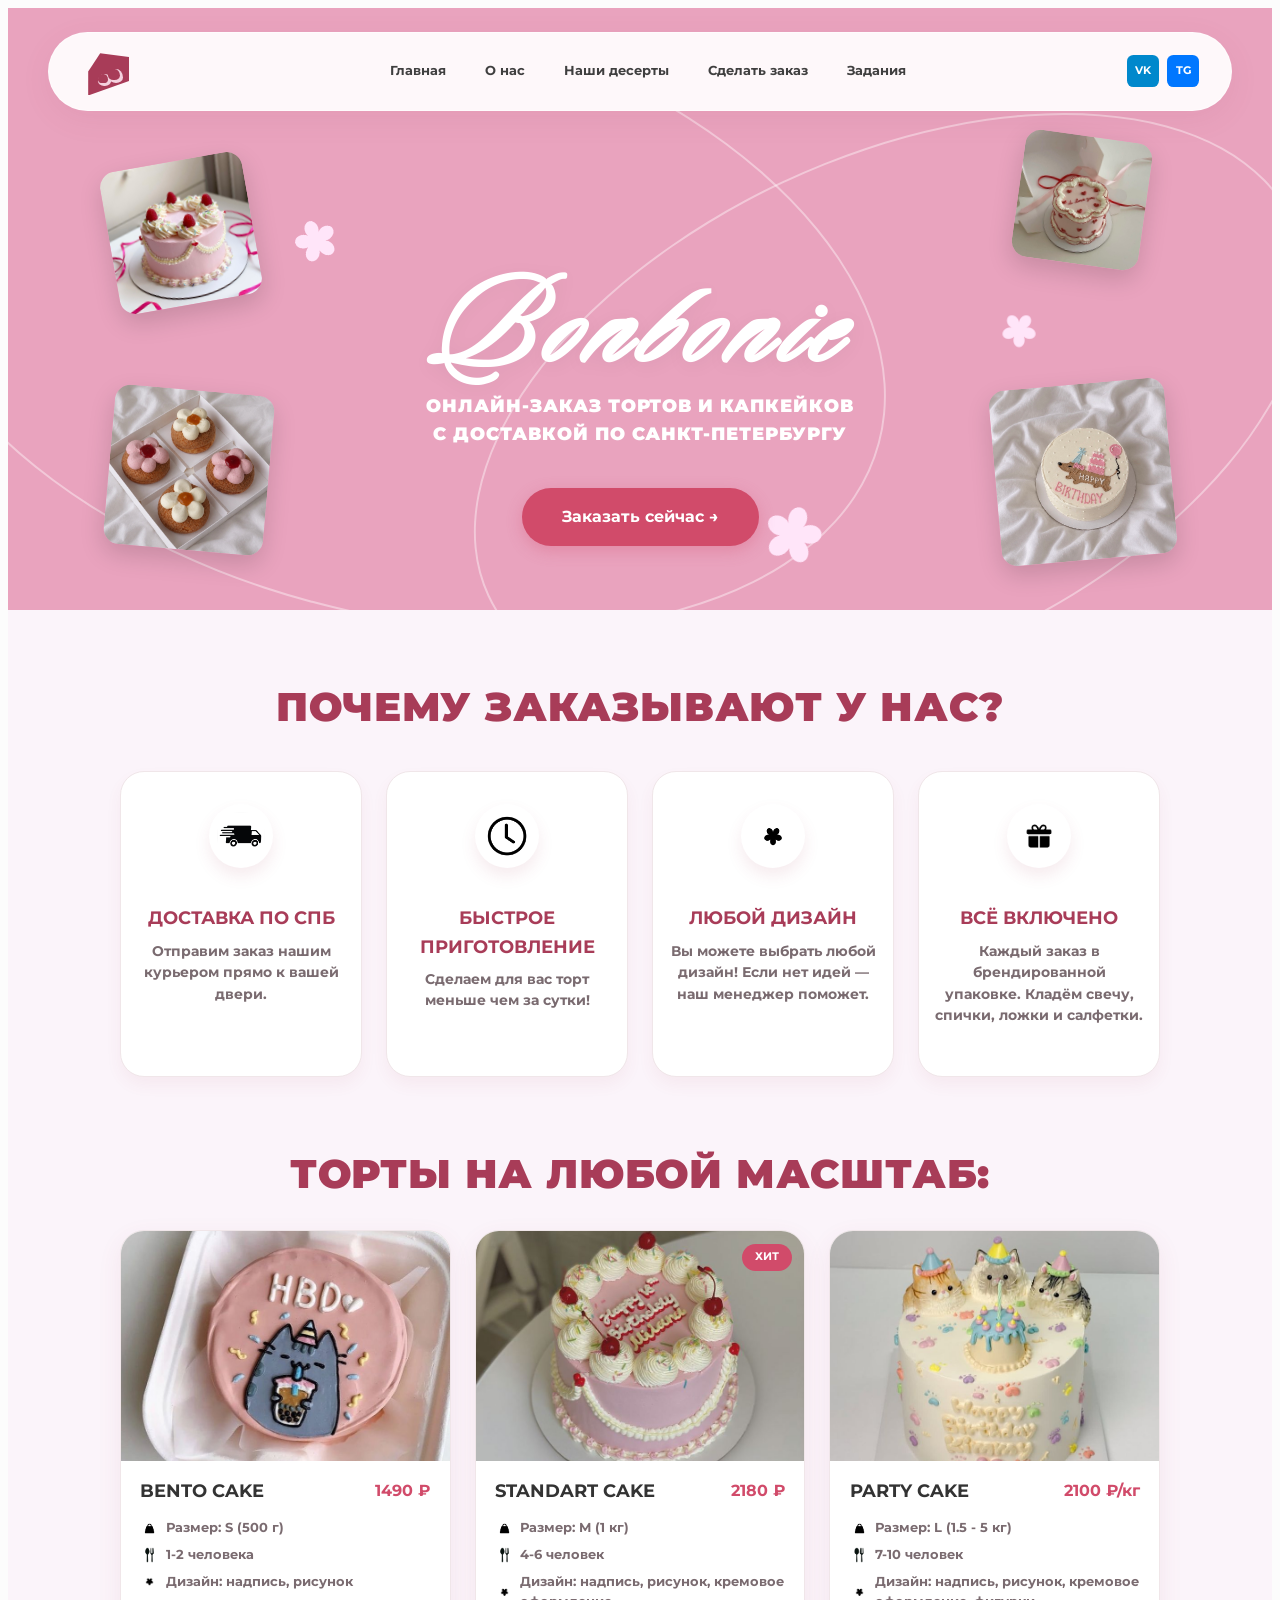
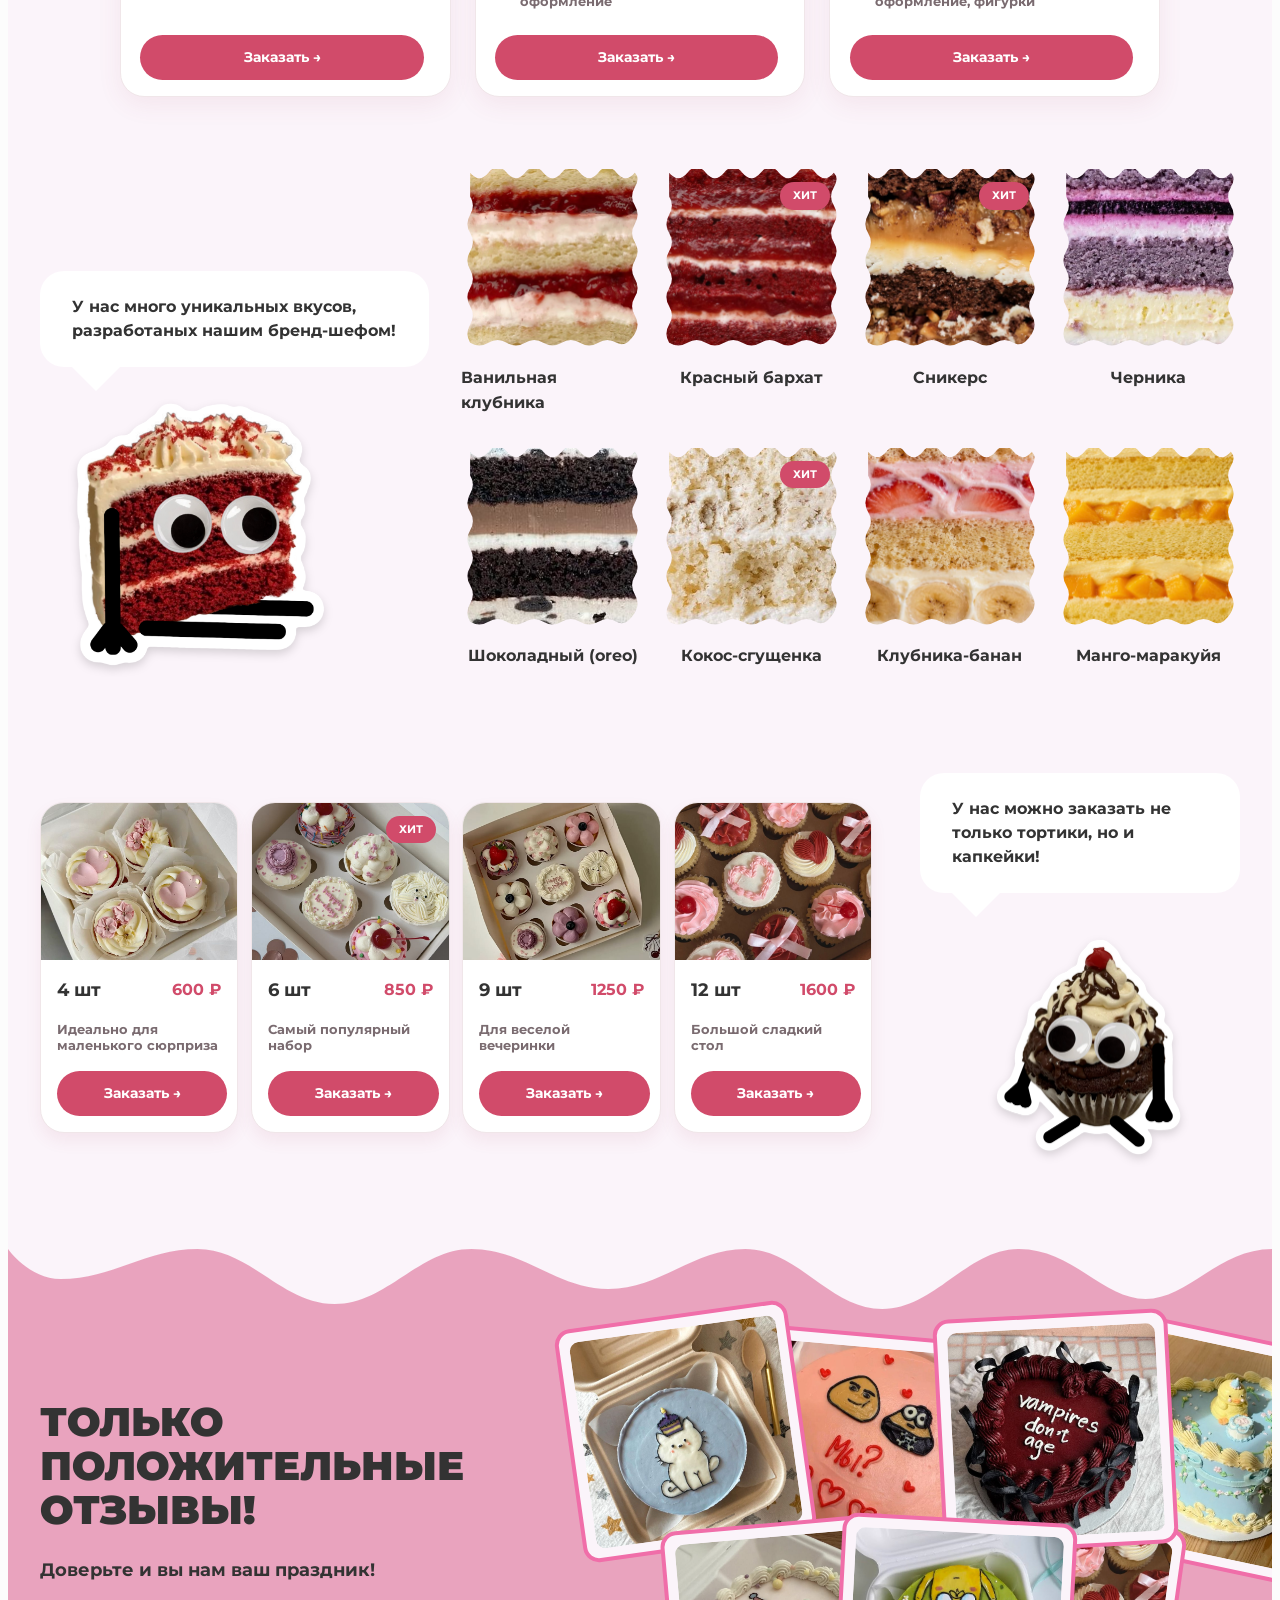
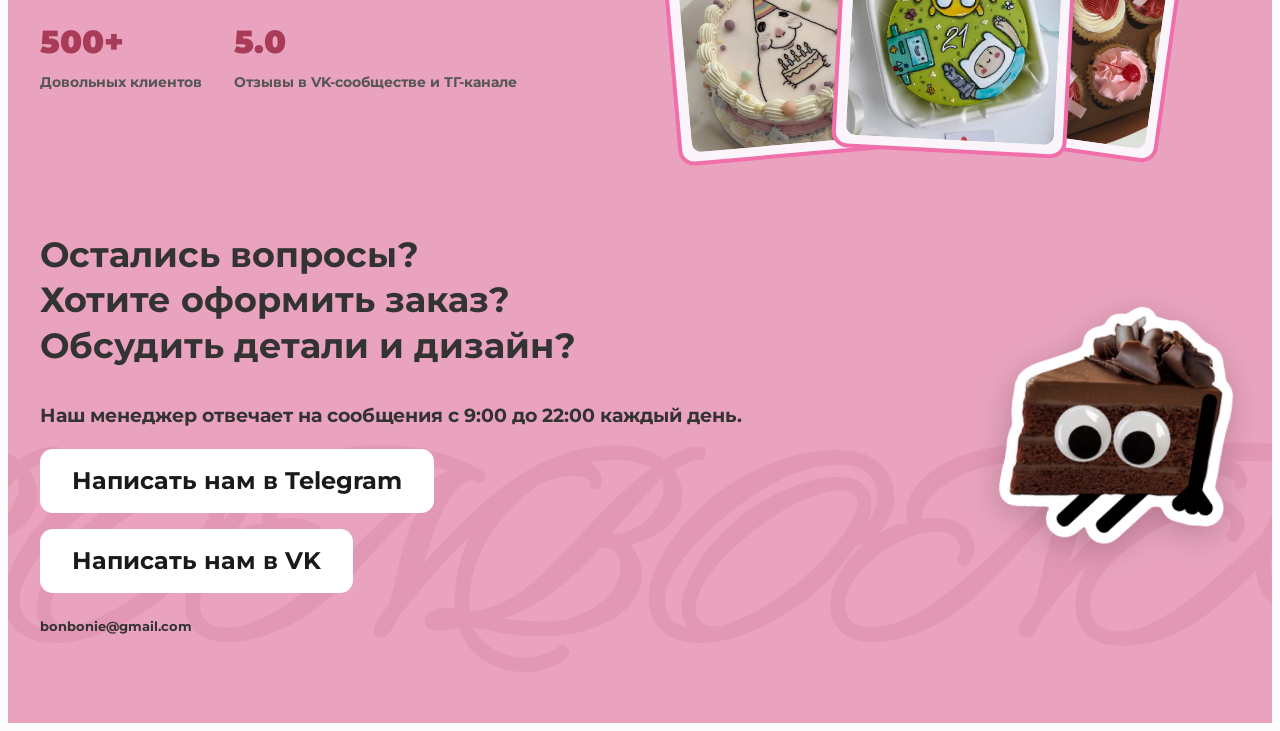
<file: index.html>
<!DOCTYPE html>
<html>

<head>
    <meta charset="utf-8">
    <title>Bonbonie — Онлайн-кондитерская</title>

    <link rel="stylesheet" href="css/style.css">
    <link rel="stylesheet" href="css/home.css">
    <meta name="viewport" content="width=device-width, initial-scale=1.0">
</head>

<body>
    <div class="page">
        <div id="header"></div>

        <!-- блок приветсвие -->
        <section class="hero">

            <div class="line line-1"></div>
            <div class="line line-2"></div>
            <img src="img/flower.png" class="img-flower flower-1">
            <img src="img/flower.png" class="img-flower flower-2">
            <img src="img/flower.png" class="img-flower flower-3">

            <img class="floating-cake cake-1" src="img/tort1.jpeg">
            <img class="floating-cake cake-2" src="img/tort2.jpg">
            <img class="floating-cake cake-3" src="img/piroznoe1.jpg">
            <img class="floating-cake cake-4" src="img/tort3.jpg">

            <div class="hero-content">
                <h1 class="hero-title">Bonbonie</h1>
                <h2 class="hero-subtitle">Онлайн-заказ тортов и капкейков<br>с доставкой по Санкт-Петербургу</h2>
                <a href="order.html" class="btn-hero">Заказать сейчас →</a>
            </div>
        </section>

         <!-- блок о преимуществах -->
        <section class="benefits-section">
            <h2 class="section-title">Почему заказывают у нас?</h2>
            
            <div class="benefits-grid">
                <div class="benefit-card">
                    <img src="img/dost.jpeg" class="benefit-icon">
                    <h3 class="benefit-title">Доставка по СПб</h3>
                    <p class="benefit-text">Отправим заказ нашим курьером прямо к вашей двери.</p>
                </div>
                <div class="benefit-card">
                    <img src="img/time.jpeg" class="benefit-icon">
                    <h3 class="benefit-title">Быстрое приготовление</h3>
                    <p class="benefit-text">Сделаем для вас торт меньше чем за сутки!</p>
                </div>
                <div class="benefit-card">
                    <img src="img/flower.png" class="benefit-icon">
                    <h3 class="benefit-title">Любой дизайн</h3>
                    <p class="benefit-text">Вы можете выбрать любой дизайн! Если нет идей — наш менеджер поможет.</p>
                </div>
                <div class="benefit-card">
                    <img src="img/gift.jpeg" class="benefit-icon">
                    <h3 class="benefit-title">Всё включено</h3>
                    <p class="benefit-text">Каждый заказ в брендированной упаковке. Кладём свечу, спички, ложки и салфетки.</p>
                </div>
            </div>
        </section>

        <!-- блок о тортах -->
        <section class="cakes-section">
            <h2 class="section-title">Торты на любой масштаб:</h2>

            <div class="cakes-grid">
                <div class="cake-card">
                    <div class="cake-img-wrap">
                        <img src="img/tort4.jpeg" class="cake-img">
                    </div>
                    <div class="cake-info">
                        <div class="cake-header">
                            <span class="cake-name">Bento Cake</span>
                            <span class="cake-price">1490 ₽</span>
                        </div>
                        <ul class="cake-details">
                            <li><img src="img/ves.png" class="detail-icon"> Размер: S (500 г)</li>
                            <li><img src="img/porzia.png" class="detail-icon"> 1-2 человека</li>
                            <li><img src="img/flower.png" class="detail-icon"> Дизайн: надпись, рисунок</li>
                        </ul>
                        <a href="order.html" class="btn-order">Заказать →</a>
                    </div>
                </div>
                <div class="cake-card">
                    <div class="cake-img-wrap">
                        <img src="img/tort5.jpeg" class="cake-img">
                        <span class="hit-badge">Хит</span>
                    </div>
                    <div class="cake-info">
                        <div class="cake-header">
                            <span class="cake-name">Standart Cake</span>
                            <span class="cake-price">2180 ₽</span>
                        </div>
                        <ul class="cake-details">
                            <li><img src="img/ves.png" class="detail-icon"> Размер: M (1 кг)</li>
                            <li><img src="img/porzia.png" class="detail-icon"> 4-6 человек</li>
                            <li><img src="img/flower.png" class="detail-icon"> Дизайн: надпись, рисунок, кремовое оформление</li>
                        </ul>
                        <a href="order.html" class="btn-order">Заказать →</a>
                    </div>
                </div>
                <div class="cake-card">
                    <div class="cake-img-wrap">
                        <img src="img/tort6.jpeg" class="cake-img">
                    </div>
                    <div class="cake-info">
                        <div class="cake-header">
                            <span class="cake-name">Party Cake</span>
                            <span class="cake-price">2100 ₽/кг</span>
                        </div>
                        <ul class="cake-details">
                            <li><img src="img/ves.png" class="detail-icon"> Размер: L (1.5 - 5 кг)</li>
                            <li><img src="img/porzia.png" class="detail-icon"> 7-10 человек</li>
                            <li><img src="img/flower.png" class="detail-icon">Дизайн: надпись, рисунок, кремовое оформление, фигурки</li>
                        </ul>
                        <a href="order.html" class="btn-order">Заказать →</a>
                    </div>
                </div>
            </div>
        </section>

        <!-- блок о вкусах -->
        <section class="taste-section">
            <div class="taste-container">

                <div class="taste-left">
                    <div class="speech-text">
                        <p>У нас много уникальных вкусов, разработаных нашим бренд-шефом!</p>
                    </div>
                    <img src="img/tortik1.png" class="character-img">
                </div>

                <div class="taste-right">
                    <div class="tastes-grid">
                        <div class="tatse">
                            <div class="taste-img-wrap">
                                <img src="img/razrez1.jpg" class="taste-img">
                            </div>
                            <p class="taste-name">Ванильная клубника</p>
                        </div>

                        <div class="taste">
                            <div class="taste-card">
                                <div class="taste-img-wrap">
                                    <img src="img/razrez2.jpeg" class="taste-img">
                                </div>
                                <span class="hit-badge">Хит</span>
                            </div>
                            <span class="taste-name">Красный бархат</span>
                        </div>

                        <div class="taste">
                            <div class="taste-card">
                                <div class="taste-img-wrap">
                                    <img src="img/razrez3.jpeg" class="taste-img">
                                </div>
                                <span class="hit-badge">Хит</span>
                            </div>
                            <span class="taste-name">Сникерс</span>
                        </div>

                        <div class="taste">
                            <div class="taste-img-wrap">
                                <img src="img/razrez4.jpeg" class="taste-img">
                            </div>
                            <span class="taste-name">Черника</span>
                        </div>

                        <div class="taste">
                            <div class="taste-img-wrap">
                                <img src="img/razrez5.jpeg" class="taste-img">
                            </div>
                            <span class="taste-name">Шоколадный (oreo)</span>
                        </div>

                        <div class="taste">
                            <div class="taste-card">
                                <div class="taste-img-wrap">
                                    <img src="img/razrez6.jpeg" class="taste-img">
                                </div>
                                <span class="hit-badge">Хит</span>
                            </div>
                            <span class="taste-name">Кокос-сгущенка</span>
                        </div>

                        <div class="taste">
                            <div class="taste-img-wrap">
                                <img src="img/razrez7.jpeg" class="taste-img">
                            </div>
                            <span class="taste-name">Клубника-банан</span>
                        </div>

                        <div class="taste">
                            <div class="taste-img-wrap">
                                <img src="img/razrez8.jpeg" class="taste-img">
                            </div>
                            <span class="taste-name">Манго-маракуйя</span>
                        </div>

                    </div>
                </div>
            </div>
        </section>

        <!-- блок о капкейках -->
        <section class="cupcakes-section">
            <div class="cupcakes-container">

                <div class="cupcakes-left">
                    <div class="cupcakes-grid">
                        <div class="cupcake-card">
                            <div class="cupcake-img-wrap">
                                <img src="img/piroznoe1.jpeg" class="cupcake-img">
                            </div>
                            <div class="cupcake-info">
                                <div class="cupcake-header">
                                    <span class="cupcake-name">4 шт</span>
                                    <span class="cupcake-price">600 ₽</span>
                                </div>
                                <p class="cupcake-desc">Идеально для маленького сюрприза</p>
                                <a href="order.html" class="btn-order">Заказать →</a>
                            </div>
                        </div>

                        <div class="cupcake-card">
                            <div class="cupcake-img-wrap">
                                <img src="img/piroznoe2.jpeg" class="cupcake-img">
                                <span class="hit-badge">Хит</span>
                            </div>
                            <div class="cupcake-info">
                                <div class="cupcake-header">
                                    <span class="cupcake-name">6 шт</span>
                                    <span class="cupcake-price">850 ₽</span>
                                </div>
                                <p class="cupcake-desc">Самый популярный набор</p>
                                <a href="order.html" class="btn-order">Заказать →</a>
                            </div>
                        </div>
                        <div class="cupcake-card">
                            <div class="cupcake-img-wrap">
                                <img src="img/piroznoe3.jpeg" class="cupcake-img">
                            </div>
                            <div class="cupcake-info">
                                <div class="cupcake-header">
                                    <span class="cupcake-name">9 шт</span>
                                    <span class="cupcake-price">1250 ₽</span>
                                </div>
                                <p class="cupcake-desc">Для веселой вечеринки</p>
                                <a href="order.html" class="btn-order">Заказать →</a>
                            </div>
                        </div>
                        <div class="cupcake-card">
                            <div class="cupcake-img-wrap">
                                <img src="img/piroznoe2.jpg" class="cupcake-img">
                            </div>
                            <div class="cupcake-info">
                                <div class="cupcake-header">
                                    <span class="cupcake-name">12 шт</span>
                                    <span class="cupcake-price">1600 ₽</span>
                                </div>
                                <p class="cupcake-desc">Большой сладкий стол</p>
                                <a href="order.html" class="btn-order">Заказать →</a>
                            </div>
                        </div>
                    </div>
                </div>

                <div class="cupcakes-right">
                    <div class="speech-text">
                        <p>У нас можно заказать не только тортики, но и капкейки!</p>
                    </div>
                    <img src="img/tortik3.png" class="character-img">
                </div>

            </div>
        </section>

        <!-- блок об отзывах -->
        <section class="reviews-section">
            <div class="cream">
                <svg viewBox="0 0 1200 120" preserveAspectRatio="none">
                    <path d="M0,0 L1200,0 L1200,40 C1150,40 1120,90 1080,90 C1040,90 1010,40 960,40 C910,40 880,100 830,100 C780,100 750,40 700,40 C650,40 620,80 570,80 C520,80 490,40 440,40 C390,40 360,95 310,95 C260,95 230,40 180,40 C130,40 100,70 50,70 C20,70 0,40 0,40 Z" fill="#fbf4fa"></path>
                </svg>
            </div>

            <div class="reviews-container">
                <div class="reviews-text">
                    <h2 class="reviews-title">Только положительные отзывы!</h2>
                    <p class="reviews-desc">Доверьте и вы нам ваш праздник!</p>
                    <div class="reviews-stats">
                        <div class="stat">
                            <span class="stat-number">500+</span>
                            <span class="stat-text">Довольных клиентов</span>
                        </div>
                        <div class="stat">
                            <span class="stat-number">5.0</span>
                            <span class="stat-text">Отзывы в VK-сooбществе и ТГ-канале</span>
                        </div>
                    </div>
                </div>

                <div class="reviews-gallery">
                    <div class="review-item item-1">
                        <img src="img/tort7.jpeg">
                    </div>
                    <div class="review-item item-2">
                        <img src="img/tort8.jpeg">
                    </div>
                    <div class="review-item item-3">
                        <img src="img/tort9.jpeg">
                    </div>
                    <div class="review-item item-4">
                        <img src="img/piroznoe2.jpg">
                    </div>
                    <div class="review-item item-5">
                        <img src="img/tort11.jpeg">
                    </div>
                    <div class="review-item item-6">
                        <img src="img/tort12.jpeg">
                    </div>
                    <div class="review-item item-7">
                        <img src="img/tort10.jpeg">
                    </div>
                </div>
            </div>
        </section>
    </div>

    <div id="footer"></div>

    <script src="js/script.js"></script>
</body>
</html>
</file>
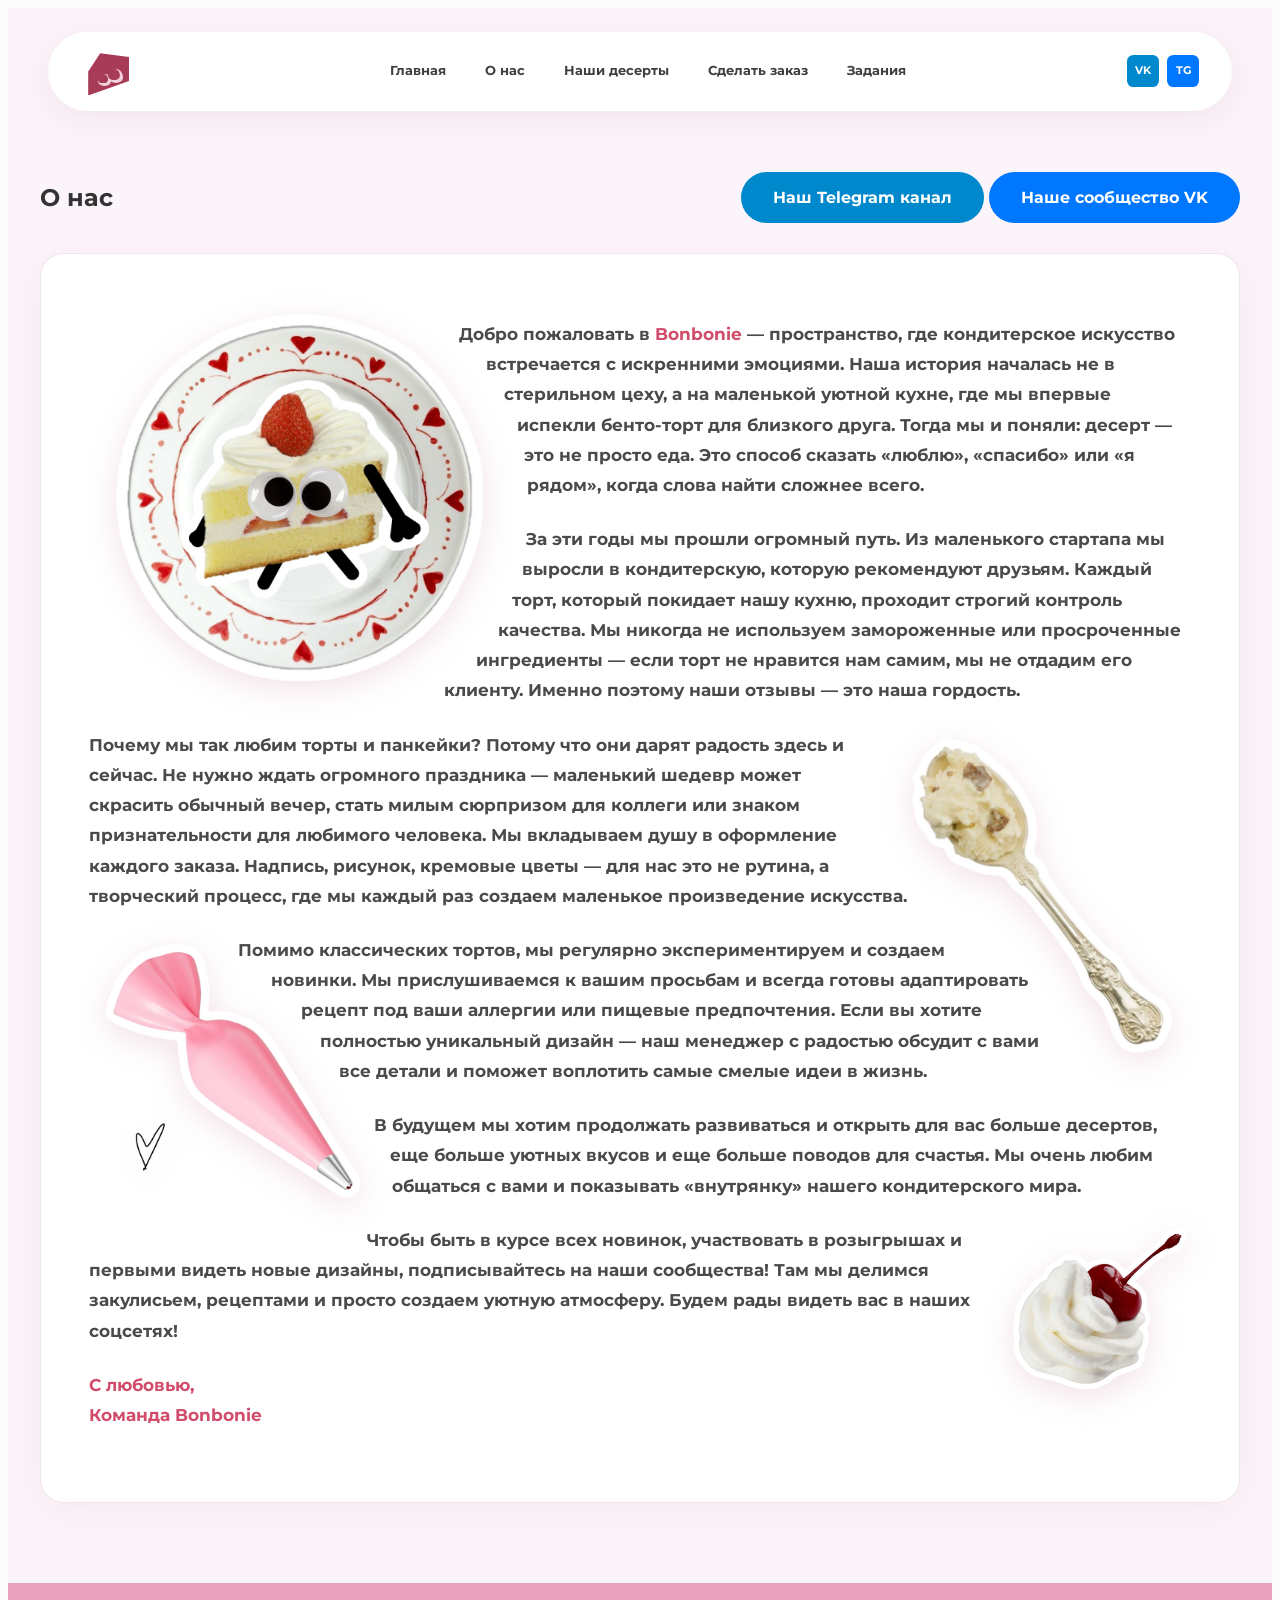
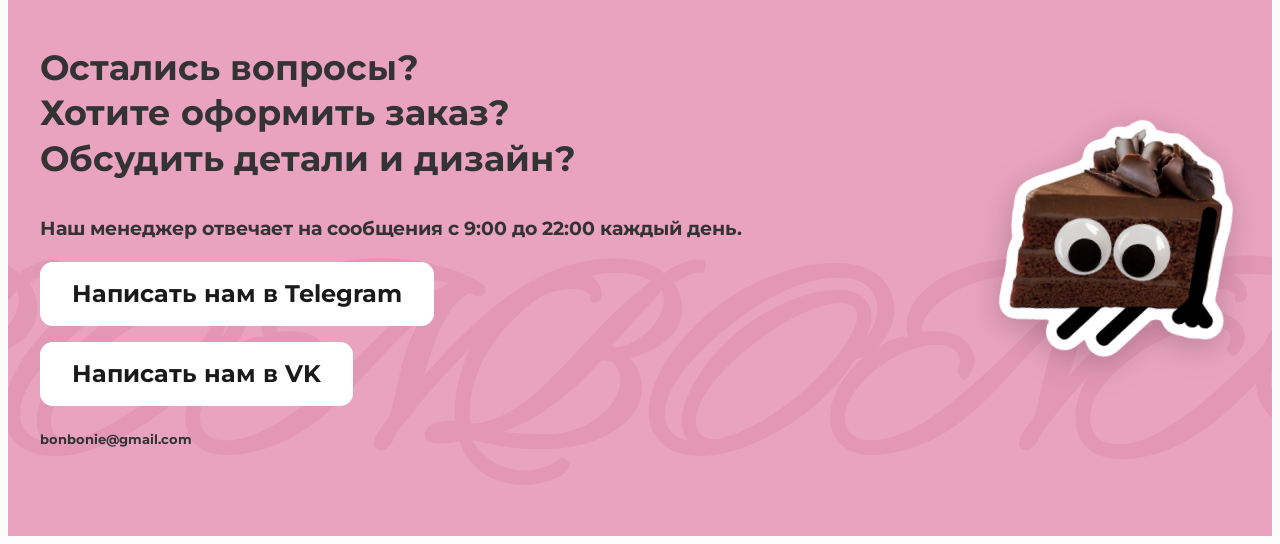
<file: about.html>
<!DOCTYPE html>

<head>
    <meta charset="utf-8">
    <title>О нас — Bonbonie</title>
    <link rel="stylesheet" href="css/style.css">
    <link rel="stylesheet" href="css/about.css"> 
    <meta name="viewport" content="width=device-width, initial-scale=1.0">
</head>

<body>
    <div class="page">
        <div id="header"></div>

        <section class="about-section">
            <div class="about-container">
                 <div class="about-header-row">
                    <h1 class="section-title">О нас</h1>
                    
                    <div class="about-socials">
                        <a href="#" class="social-btn tg">Наш Telegram канал</a>
                        <a href="#" class="social-btn vk">Наше сообщество VK</a>
                    </div>

                <div class="about-content">
                    <img src="img/tortik4.png" class="about-img float-left img-1">

                    <p>Добро пожаловать в <strong>Bonbonie</strong> — пространство, где кондитерское искусство
                        встречается с искренними эмоциями. Наша история началась не в стерильном цеху, а на маленькой
                        уютной кухне, где мы впервые испекли бенто-торт для близкого друга. Тогда мы и поняли: десерт —
                        это не просто еда. Это способ сказать «люблю», «спасибо» или «я рядом», когда слова найти
                        сложнее всего.</p>
                    <p>За эти годы мы прошли огромный путь. Из маленького стартапа мы выросли в кондитерскую, которую
                        рекомендуют друзьям. Каждый торт, который покидает нашу кухню, проходит строгий контроль
                        качества. Мы никогда не используем замороженные или просроченные ингредиенты — если торт не
                        нравится нам самим, мы не отдадим его клиенту. Именно поэтому наши отзывы — это наша гордость.
                    </p>

                    <img src="img/tortik5.png" class="about-img float-right img-2">
       
                    <p>Почему мы так любим торты и панкейки? Потому что они дарят радость здесь и сейчас. Не нужно
                        ждать огромного праздника — маленький шедевр может скрасить обычный вечер, стать милым сюрпризом
                        для коллеги или знаком признательности для любимого человека. Мы вкладываем душу в оформление
                        каждого заказа. Надпись, рисунок, кремовые цветы — для нас это не рутина, а творческий процесс,
                        где мы каждый раз создаем маленькое произведение искусства.</p>


                    <img src="img/tortik7.png" class="about-img float-left img-3">

                    <p>Помимо классических тортов, мы регулярно экспериментируем и создаем новинки. Мы прислушиваемся к вашим
                        просьбам и всегда готовы адаптировать рецепт под ваши аллергии или пищевые предпочтения. Если вы
                        хотите полностью уникальный дизайн — наш менеджер с радостью обсудит с вами все детали и поможет
                        воплотить самые смелые идеи в жизнь.</p>
                    <p>В будущем мы хотим продолжать развиваться и открыть для вас больше десертов, еще больше уютных
                        вкусов и еще больше поводов для счастья. Мы очень любим общаться с вами и показывать «внутрянку»
                        нашего кондитерского мира.</p>

                    <img src="img/tortik6.png" class="about-img float-right img-4">
                    <p>Чтобы быть в курсе всех новинок, участвовать в розыгрышах и первыми видеть новые дизайны, 
                        подписывайтесь на наши сообщества! Там мы делимся закулисьем, рецептами и просто создаем 
                        уютную атмосферу. Будем рады видеть вас в наших соцсетях!</p>

                    <p><strong>С любовью,<br>Команда Bonbonie</strong></p>
                </div>
            </div>
        </section>

        <div id="footer"></div>
    </div>

    <script src="js/script.js"></script>
</body>

</html>
</file>
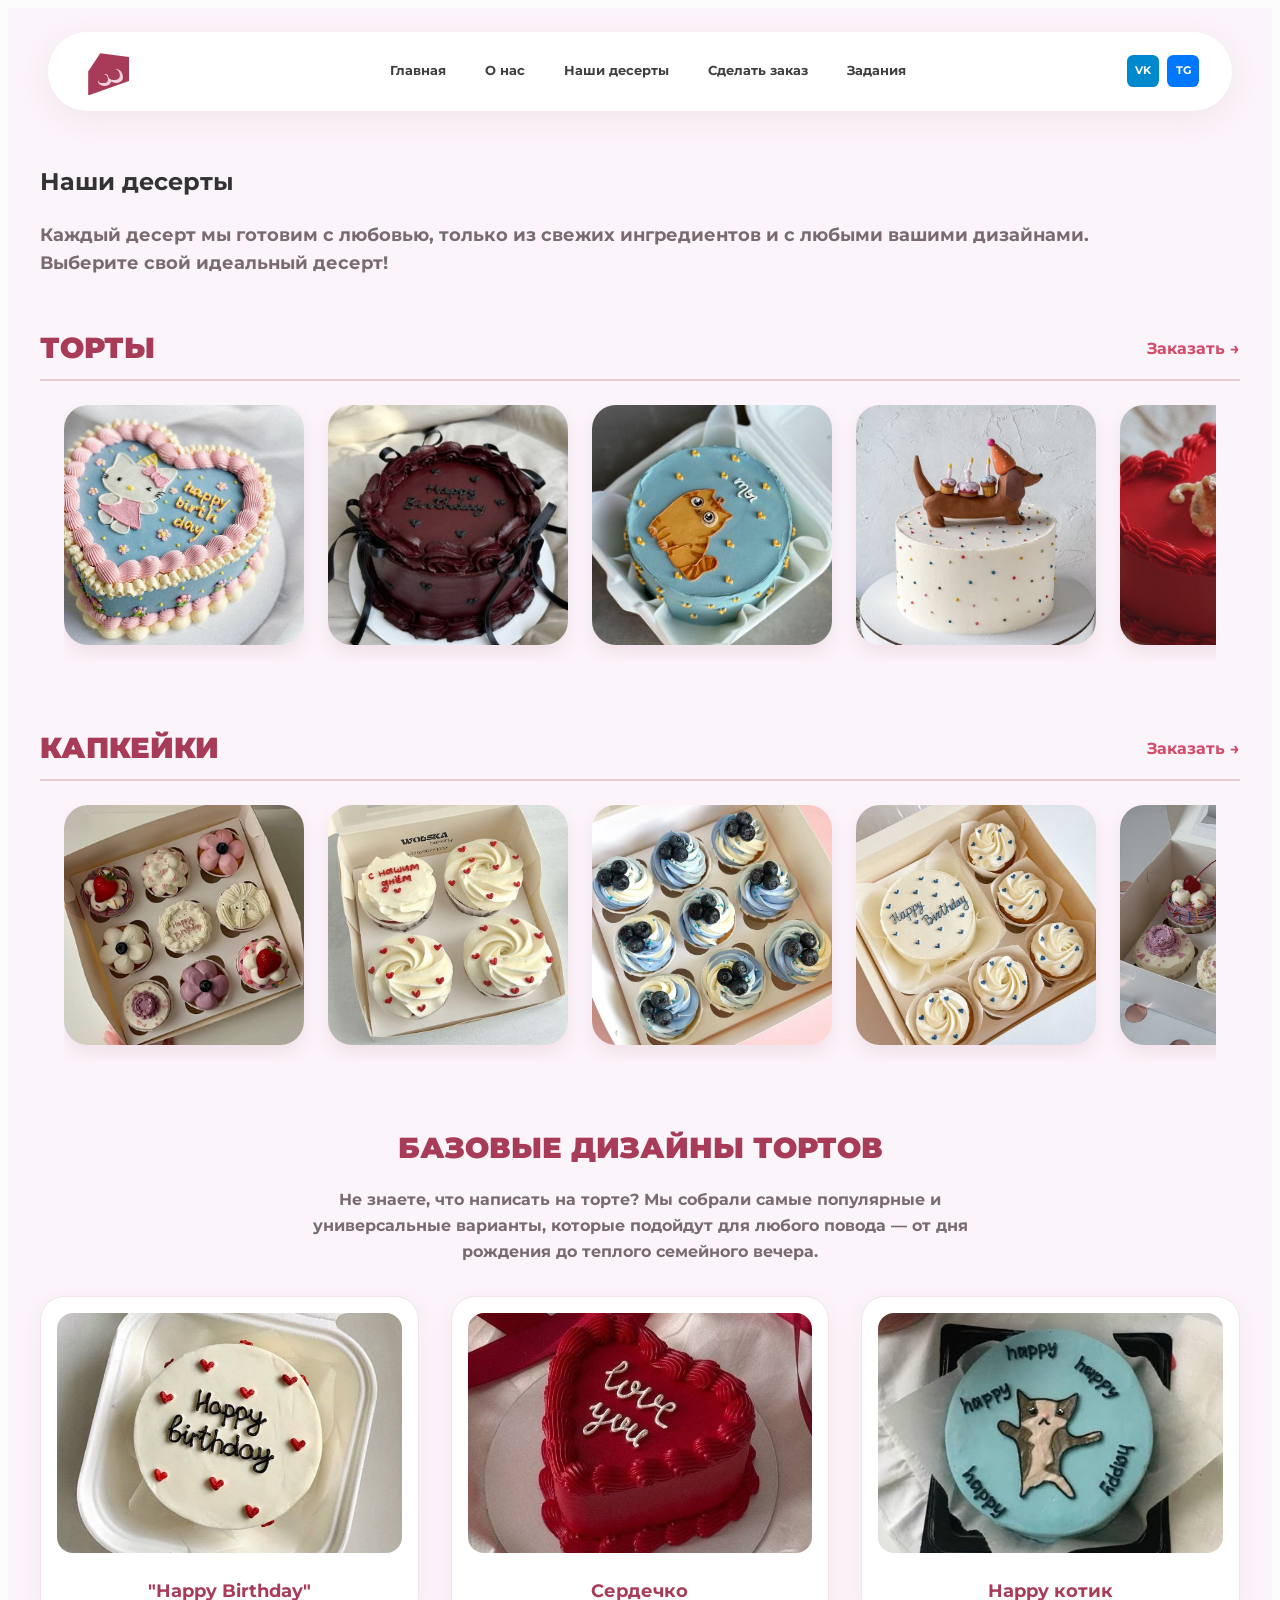
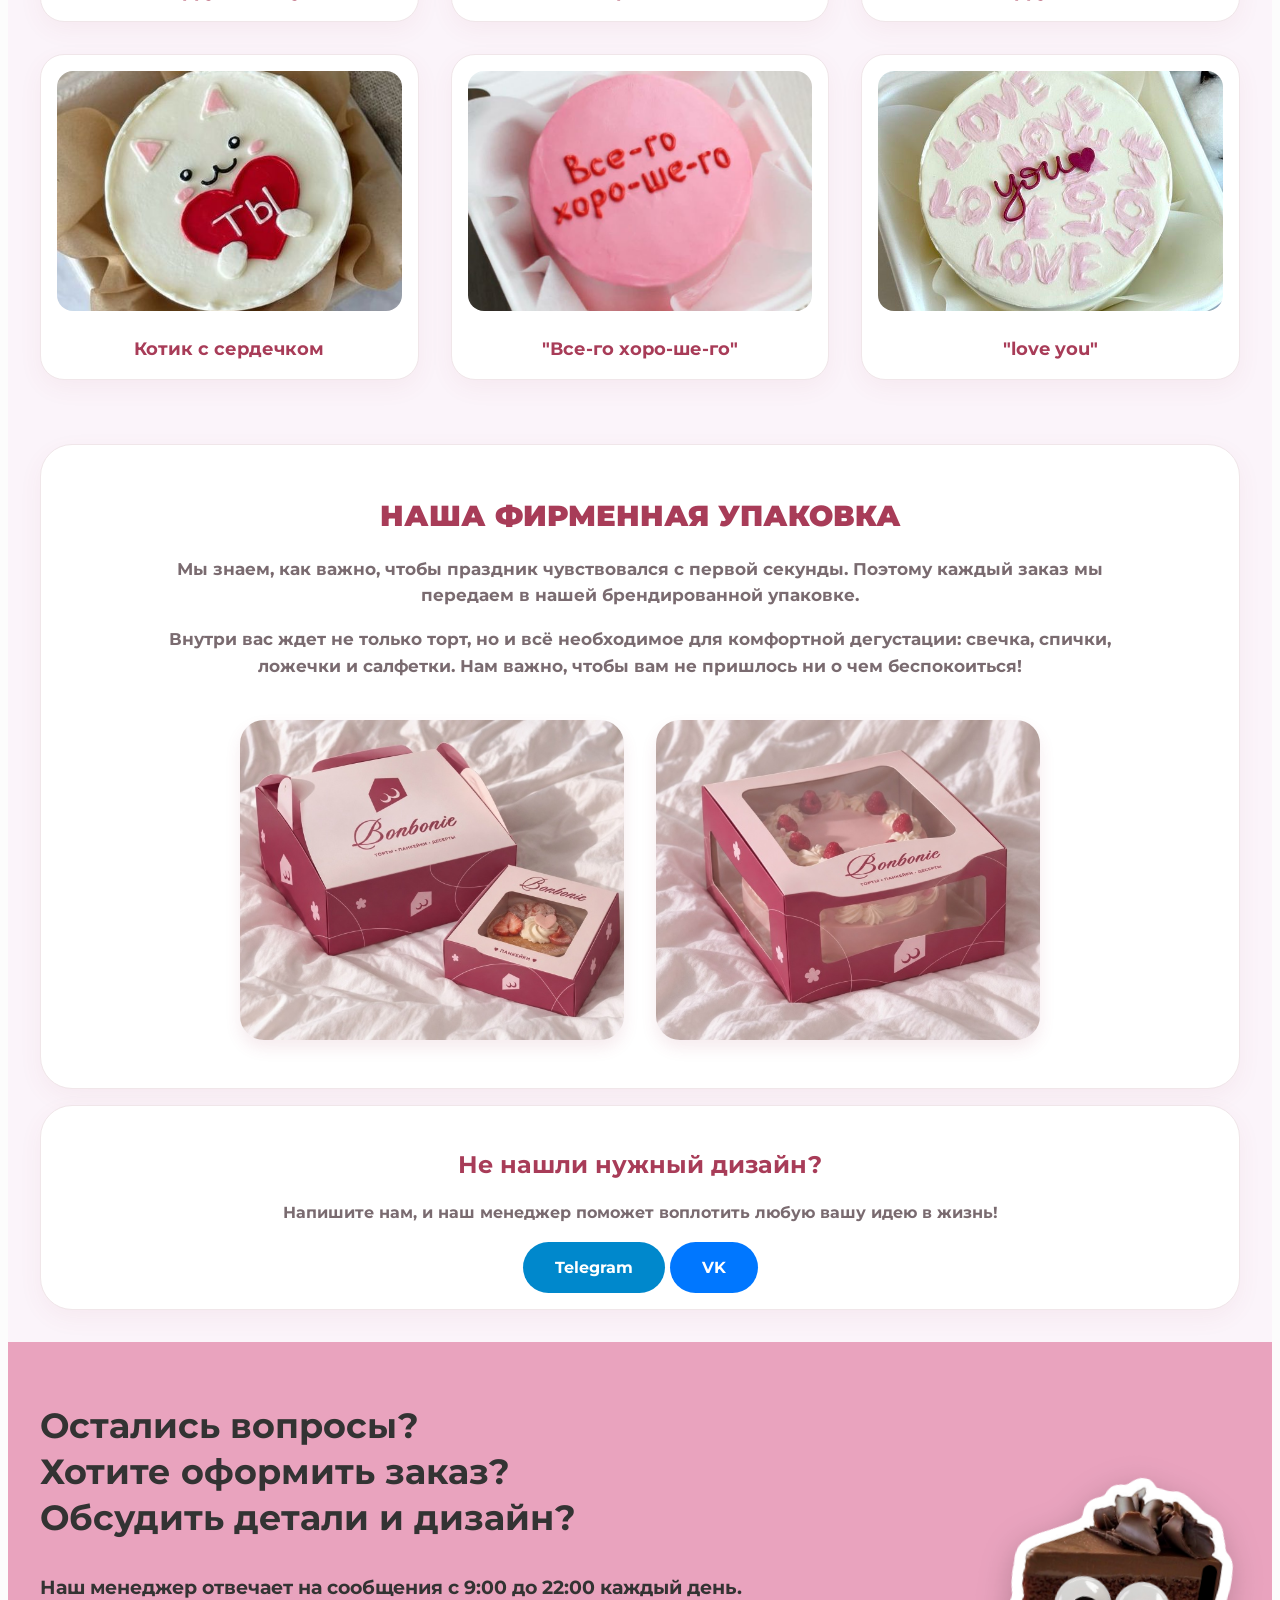
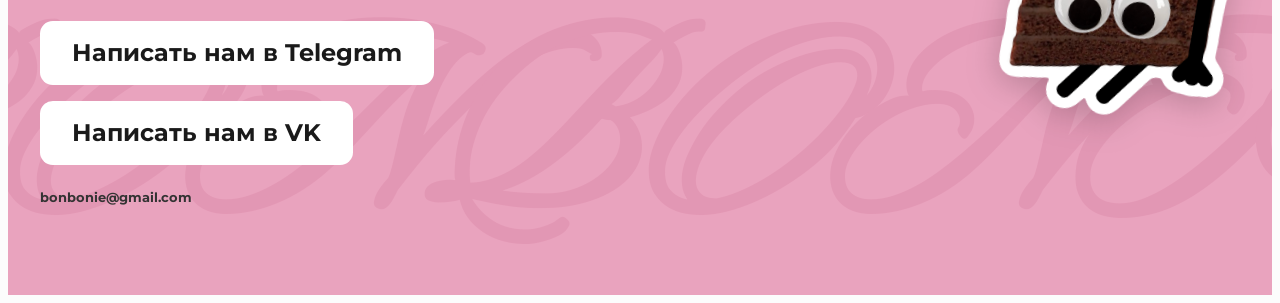
<file: desserts.html>
<!DOCTYPE html>
<html lang="ru">

<head>
    <meta charset="utf-8">
    <title>Наши десерты — Bonbonie</title>
    <link rel="stylesheet" href="css/style.css">
    <link rel="stylesheet" href="css/desserts.css">
    <meta name="viewport" content="width=device-width, initial-scale=1.0">
</head>

<body>
    <div class="page">
        <div id="header"></div>

        <section class="desserts-section">
            <div class="desserts-container">
                <h1 class="section-title">Наши десерты</h1>
                <p class="desserts-intro">Каждый десерт мы готовим с любовью, только из свежих ингредиентов и с любыми вашими дизайнами. <br>Выберите свой идеальный десерт!</p>

                <!-- блок торты -->
                <div class="category-block">
                    <div class="category-header">
                        <h2 class="category-title">Торты</h2>
                        <a href="order.html" class="btn-order">Заказать →</a>
                    </div>
                    <div class="gallery-wrapper">
                        <button class="scroll-btn scroll-left" aria-label="Назад">‹</button>
                        <div class="gallery-scroll" id="cakes-gallery">
                            <div class="gallery-item"><img src="img/t1.jpeg"></div>
                            <div class="gallery-item"><img src="img/t2.jpeg"></div>
                            <div class="gallery-item"><img src="img/t3.jpeg"></div>
                            <div class="gallery-item"><img src="img/t4.jpeg"></div>
                            <div class="gallery-item"><img src="img/t5.jpeg"></div>
                            <div class="gallery-item"><img src="img/t6.jpeg"></div>
                            <div class="gallery-item"><img src="img/t7.jpeg"></div>
                            <div class="gallery-item"><img src="img/t8.jpeg"></div>
                            <div class="gallery-item"><img src="img/t9.jpeg"></div>
                            <div class="gallery-item"><img src="img/t10.jpeg"></div>
                        </div>
                        <button class="scroll-btn scroll-right" aria-label="Вперед">›</button>
                    </div>
                </div>

                <!-- блок капкейки-->
                <div class="category-block">
                    <div class="category-header">
                        <h2 class="category-title">Капкейки</h2>
                        <a href="order.html" class="btn-order">Заказать →</a>
                    </div>
                    <div class="gallery-wrapper">
                        <button class="scroll-btn scroll-left" aria-label="Назад">‹</button>
                        <div class="gallery-scroll" id="cupcakes-gallery">
                            <div class="gallery-item"><img src="img/p1.jpeg"></div>
                            <div class="gallery-item"><img src="img/p2.jpeg"></div>
                            <div class="gallery-item"><img src="img/p3.jpeg"></div>
                            <div class="gallery-item"><img src="img/p4.jpeg"></div>
                            <div class="gallery-item"><img src="img/p5.jpeg"></div>
                            <div class="gallery-item"><img src="img/p6.jpeg"></div>
                            <div class="gallery-item"><img src="img/p7.jpeg"></div>
                            <div class="gallery-item"><img src="img/p8.jpeg"></div>
                            <div class="gallery-item"><img src="img/p9.jpeg"></div>
                            <div class="gallery-item"><img src="img/p10.jpeg"></div>
                        </div>
                        <button class="scroll-btn scroll-right" aria-label="Вперед">›</button>
                    </div>
                </div>

                <!-- блок дизайнов -->
                <div class="designs-block">
                    <h2 class="category-title">Базовые дизайны тортов</h2>
                    <div class="designs-intro">
                        <p>Не знаете, что написать на торте? Мы собрали самые популярные и универсальные варианты, которые подойдут для любого повода — от дня рождения до теплого семейного вечера.</p>
                    </div>
                    <div class="designs-grid">
                        <div class="design-card">
                            <img src="img/d1.jpeg">
                            <p>"Happy Birthday"</p>
                        </div>
                        <div class="design-card">
                            <img src="img/d2.jpeg">
                            <p>Сердечко</p>
                        </div>
                        <div class="design-card">
                            <img src="img/d3.jpeg">
                            <p>Happy котик</p>
                        </div>
                        <div class="design-card">
                            <img src="img/d4.jpeg">
                            <p>Котик с сердечком</p>
                        </div>
                        <div class="design-card">
                            <img src="img/d5.jpeg">
                            <p>"Все-го хоро-ше-го"</p>
                        </div>
                        <div class="design-card">
                            <img src="img/d6.jpeg">
                            <p>"love you"</p>
                        </div>
                    </div>
                </div>

                <!-- блок упаковка -->
                <div class="packaging-block">
                    <h2 class="category-title">Наша фирменная упаковка</h2>
                    
                    <div class="packaging-intro">
                        <p>Мы знаем, как важно, чтобы праздник чувствовался с первой секунды. Поэтому каждый заказ мы передаем в нашей брендированной упаковке.</p>
                        <p>Внутри вас ждет не только торт, но и всё необходимое для комфортной дегустации: свечка, спички, ложечки и салфетки. Нам важно, чтобы вам не пришлось ни о чем беспокоиться!</p>
                    </div>

                    <div class="packaging-grid">
                        <div class="packaging-item">
                            <img src="img/pack1.jpg">
                        </div>
                        <div class="packaging-item">
                            <img src="img/pack2.jpg">
                        </div>
                    </div>
                </div>

                <!-- блок соцсети -->
                <div class="desserts-cta">
                    <h3>Не нашли нужный дизайн?</h3>
                    <p>Напишите нам, и наш менеджер поможет воплотить любую вашу идею в жизнь!</p>
                    <div class="links">
                        <a href="#" class="social-btn tg">Telegram</a>
                        <a href="#" class="social-btn vk">VK</a>
                    </div>
                </div>
            </div>
        </section>

        <div id="footer"></div>
    </div>

    <script src="js/script.js"></script>
    <script src="js/desserts.js"></script> 
</body>
</html>
</file>
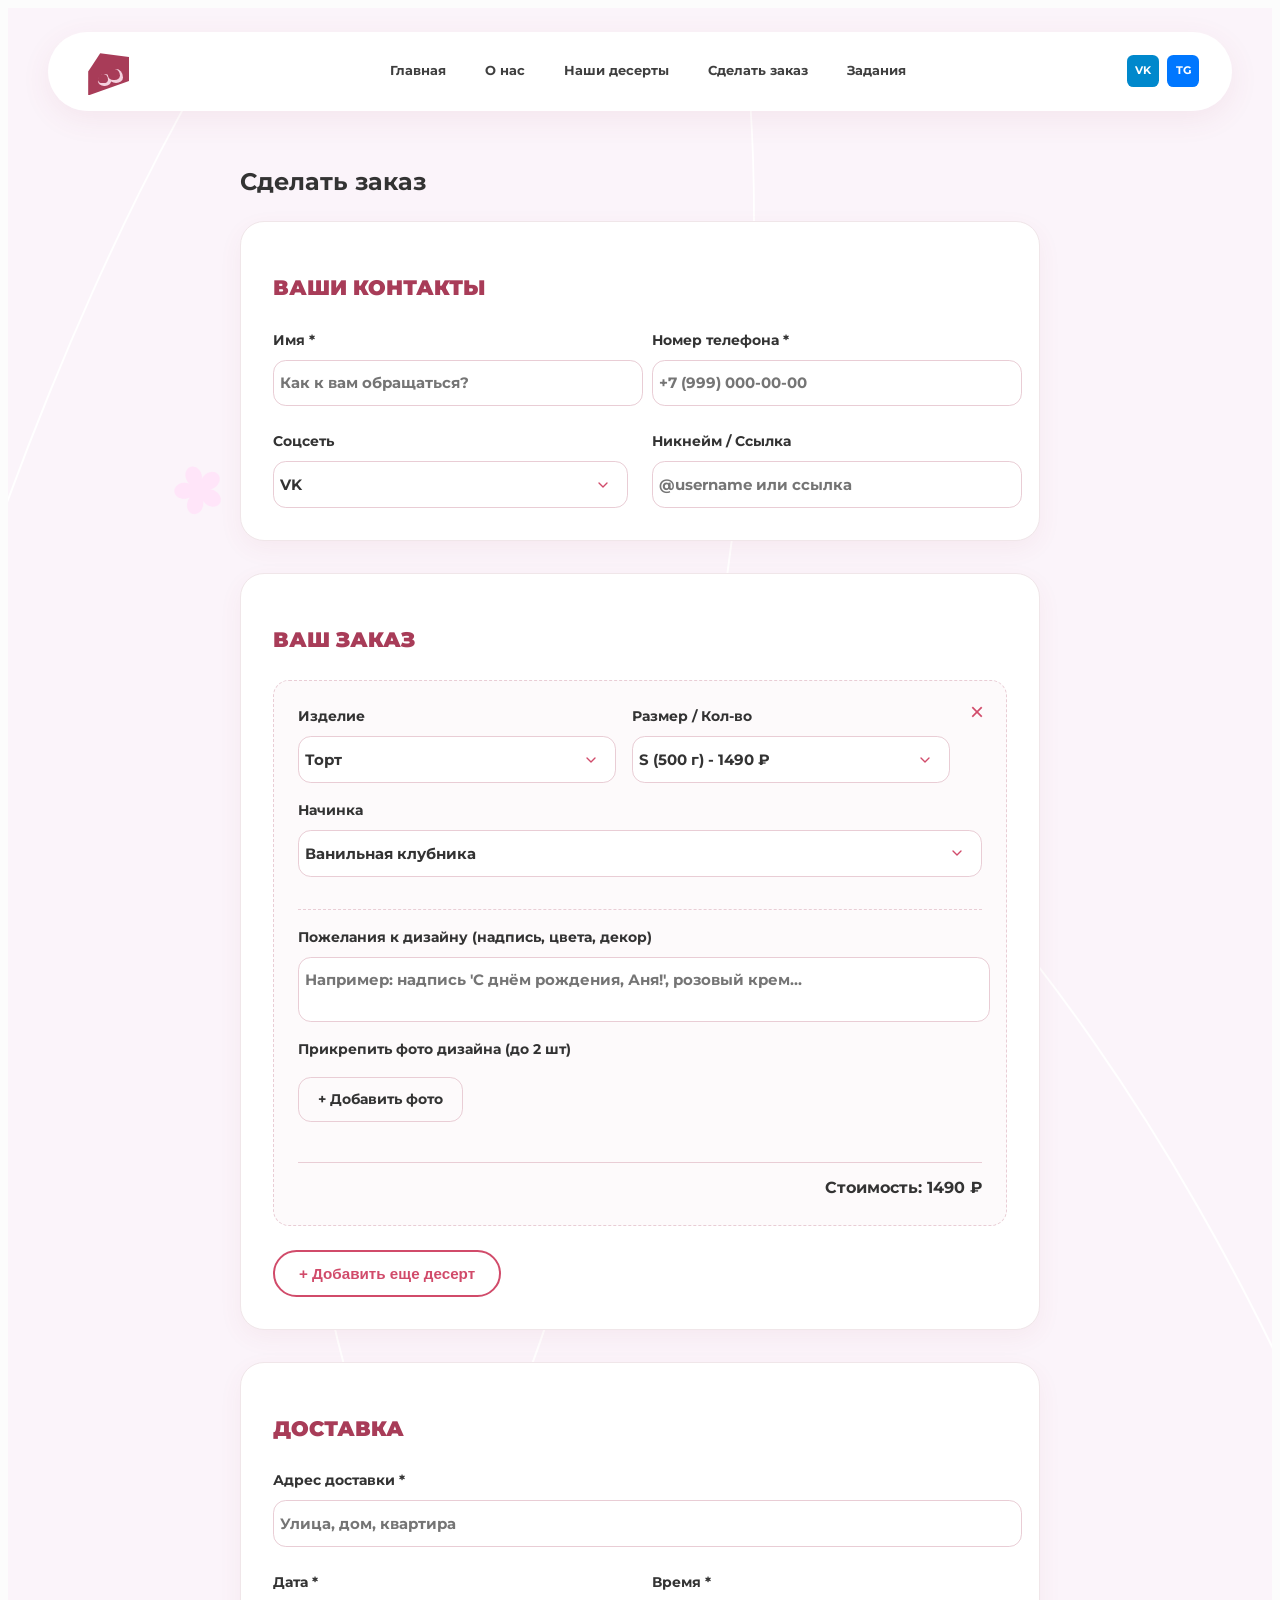
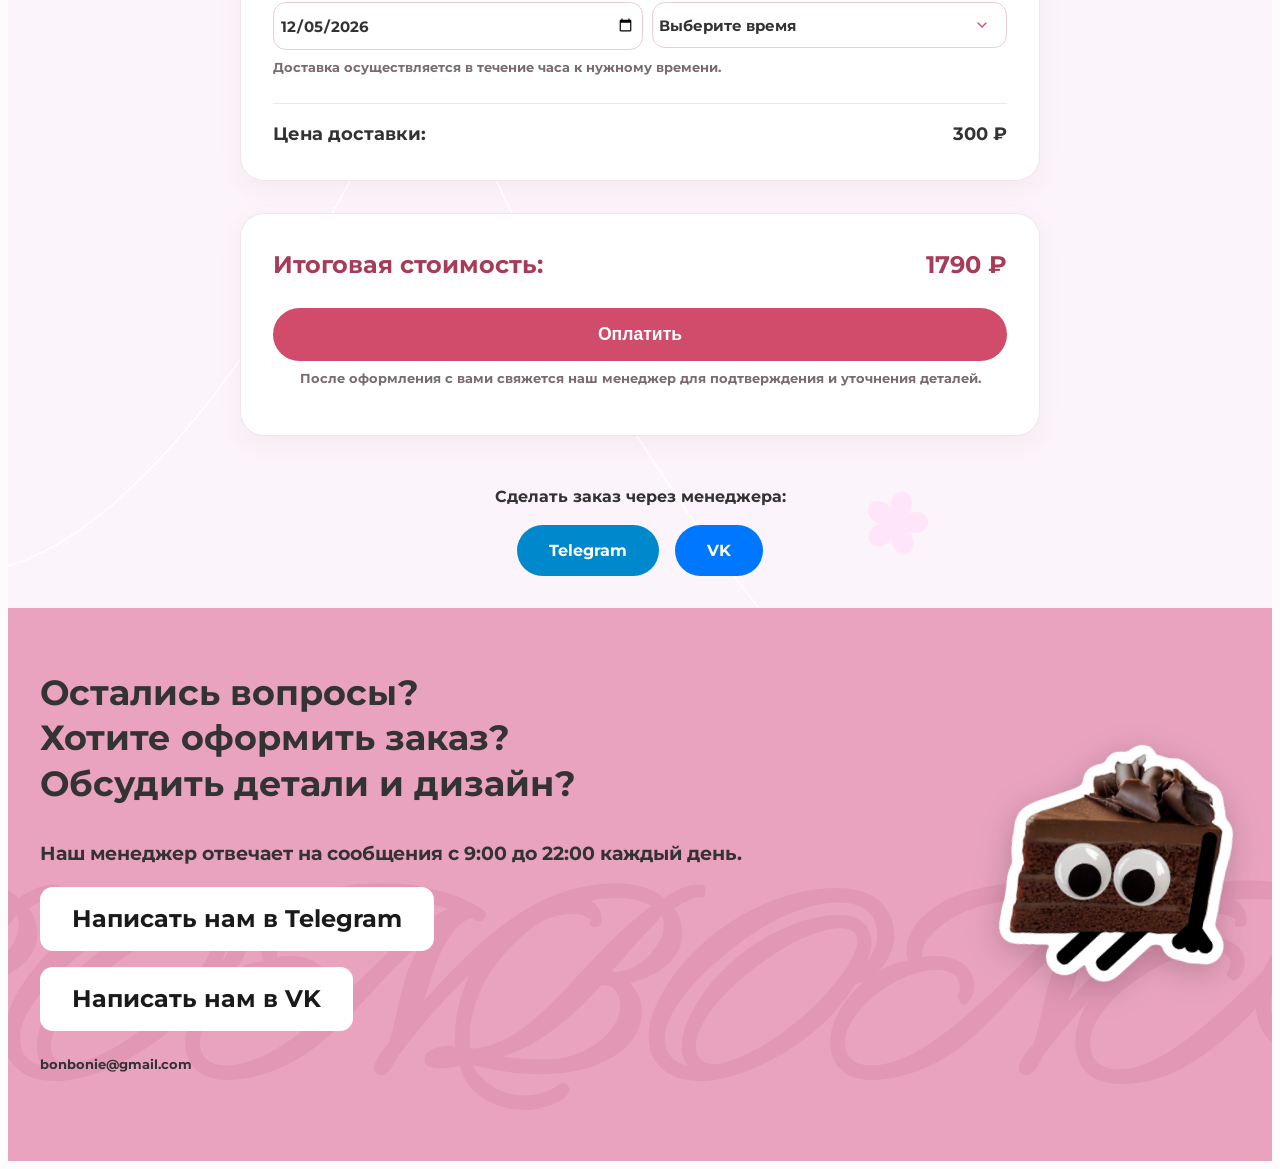
<file: order.html>
<!DOCTYPE html>
<html lang="ru">

<head>
    <meta charset="utf-8">
    <title>Оформление заказа — Bonbonie</title>
    <link rel="stylesheet" href="css/style.css">
    <link rel="stylesheet" href="css/order.css">
    <meta name="viewport" content="width=device-width, initial-scale=1.0">
</head>

<body>
    <div class="page">
        <div id="header"></div>

        <section class="order-section">

            <div class="line line-1"></div>
            <div class="line line-2"></div>
            <img src="img/flower.png" class="img-flower flower-1">
            <img src="img/flower.png" class="img-flower flower-2">
            <img src="img/flower.png" class="img-flower flower-3">
            <img src="img/flower.png" class="img-flower flower-4">

            <div class="order-container">
                <h1 class="section-title">Сделать заказ</h1>

                <form id="orderForm" class="order-form">
                    
                    <!-- блок информации о клиенте -->
                    <div class="form-block">
                        <h2 class="form-subtitle">Ваши контакты</h2>
                        <div class="input-row">
                            <div class="input-group">
                                <label for="name">Имя *</label>
                                <input type="text" id="name" placeholder="Как к вам обращаться?" required>
                            </div>
                            <div class="input-group">
                                <label for="phone">Номер телефона *</label>
                                <input type="tel" id="phone" placeholder="+7 (999) 000-00-00" required>
                                <span id="phone-error" style="display: none;">Введите корректный номер</span>
                            </div>
                        </div>

                        <div class="input-row">
                            <div class="input-group">
                                <label for="social-type">Соцсеть</label>
                                <select class="selector">
                                    <option value="VK">VK</option>
                                    <option value="Telegram">Telegram</option>
                                </select>
                            </div>
                            <div class="input-group">
                                <label for="social">Никнейм / Ссылка</label>
                                <input type="text" id="social" placeholder="@username или ссылка">
                            </div>
                        </div>
                    </div>

                    <!-- блок десертов -->
                    <div class="form-block">
                        <h2 class="form-subtitle">Ваш заказ</h2>
                        <div id="products-container"></div>
                        <button class="btn-add">+ Добавить еще десерт</button>
                    </div>

                    <!-- блок доставки -->
                    <div class="form-block">
                        <h2 class="form-subtitle">Доставка</h2>

                        <div class="input-group">
                            <label for="address">Адрес доставки *</label>
                            <input type="text" id="address" placeholder="Улица, дом, квартира" required>
                        </div>
                        <div class="input-row">
                            <div class="input-group">
                                <label for="date">Дата *</label>
                                <input type="date" id="date" required>
                            </div>
                            <div class="input-group">
                                <label for="time">Время *</label>
                                <select id="time" class="selector" required>
                                    <option value="" disabled selected>Выберите время</option>
                                </select>
                            </div>
                        </div>

                        <p class="delivery-note">Доставка осуществляется в течение часа к нужному времени.</p>
                        <div class="delivery-price-row">
                            <span>Цена доставки:</span>
                            <strong id="deliveryPrice">0 ₽</strong>
                        </div>
                    </div>


                    <!-- блок итоговой цены -->
                    <div class="total-box">
                        <div class="total-row">
                            <span>Итоговая стоимость:</span>
                            <strong id="totalPrice">0 ₽</strong>
                        </div>
                        <button type="submit" class="btn-total">Оплатить</button>
                        <p class="total-note">После оформления с вами свяжется наш менеджер для подтверждения и уточнения деталей.</p>
                    </div>
                </form>

                <!-- блок соц сети -->
                <div class="manager-order">
                    <p>Сделать заказ через менеджера:</p>
                    <div class="manager-links">
                        <a href="#" class="social-btn tg">Telegram</a>
                        <a href="#" class="social-btn vk">VK</a>
                    </div>
                </div>

            </div>
        </section>

        <div id="footer"></div>
    </div>

    <script src="js/script.js"></script>
    <script src="js/order.js"></script> 
</body>

</html>
</file>
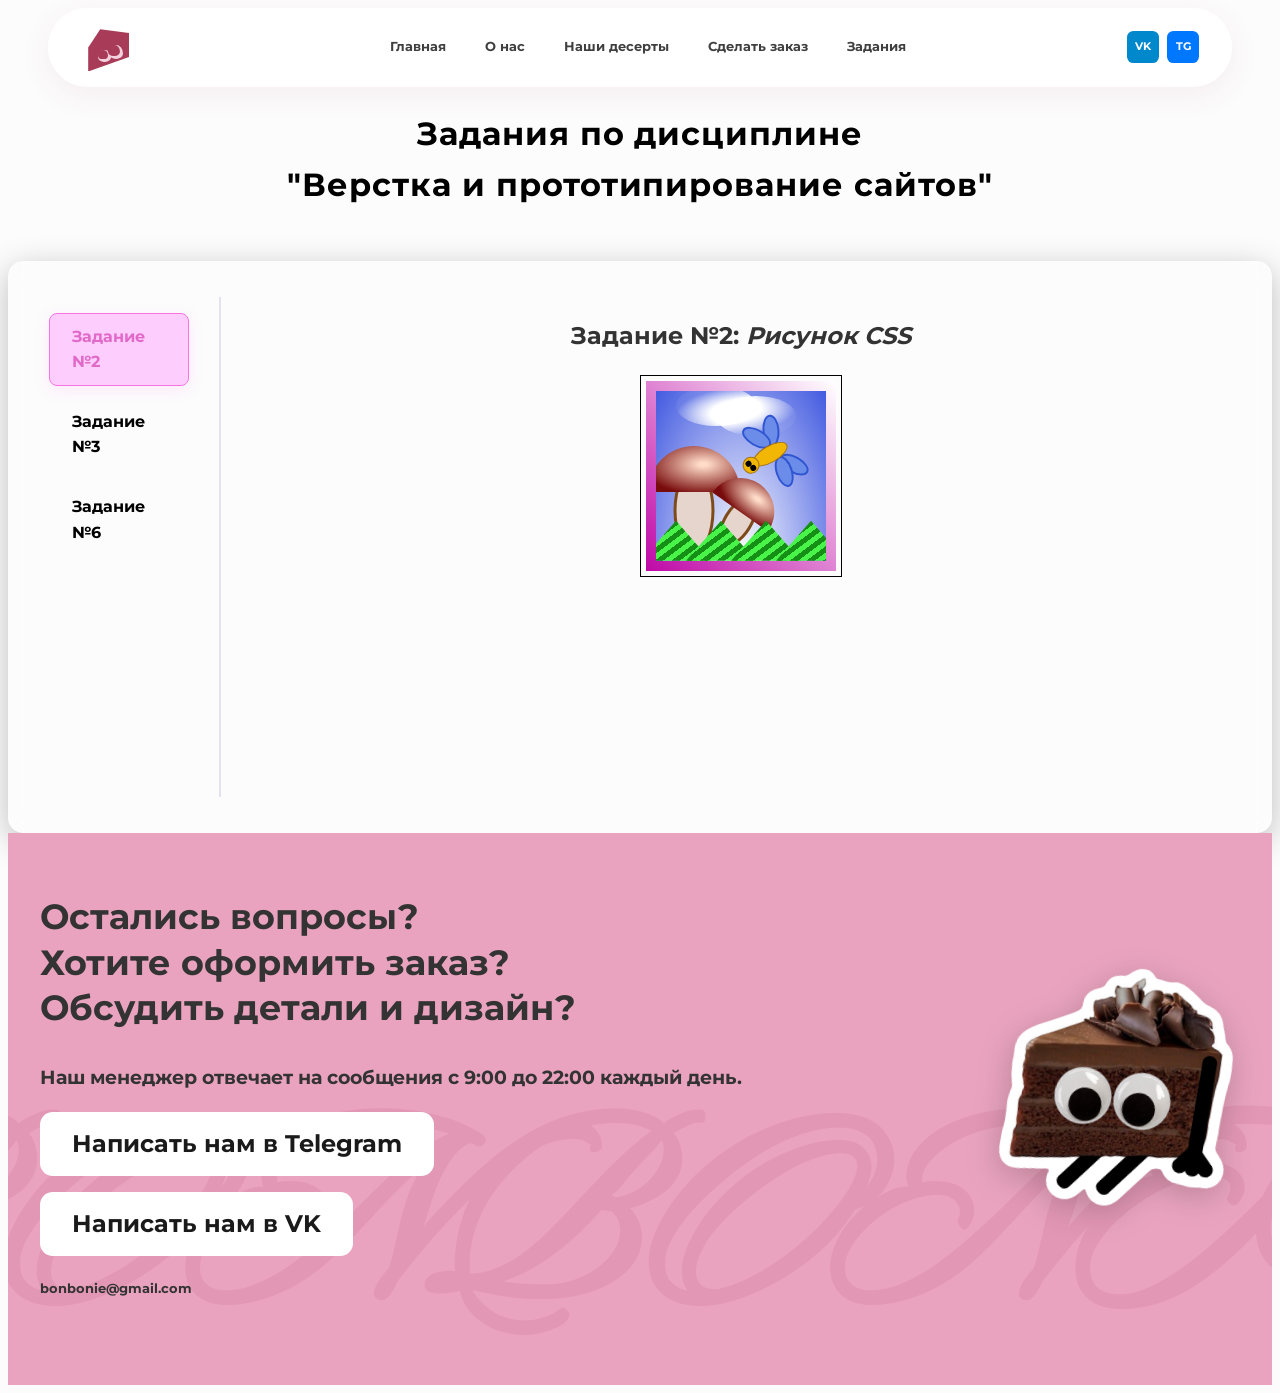
<file: tasks/task2.html>
<!-- ЗАДАНИЕ 2 РИСУНОК CSS (3 ВАРИАНТ) -->
<!DOCTYPE html>
<html>

<head>
    <meta charset="utf-8">
    <title>Задание №2
    </title>
    <link rel="stylesheet" href="../css/style.css">
    <link rel="stylesheet" href="../css/tasks_css/style_task.css">
    <link rel="stylesheet" href="../css/tasks_css/task2.css">
    <meta name="viewport" content="width=device-width, initial-scale=1.0">
</head>

<body>
    <div class="page">
        <div id="header"></div>
        <h1>Задания по дисциплине <br> "Верстка и прототипирование сайтов"</h1>
        <main class="content">
            <div class="menu-content">
                <ul class="menu_task">
                    <li><a href="task2.html" class="active">Задание №2</a></li>
                    <li><a href="task3.html">Задание №3</a></li>
                    <li><a href="task6.html">Задание №6</a></li>
                </ul>
            </div>
            <div class="main-content">
                <h2>Задание №2: <i>Рисунок CSS</i></h2>
                <div class="picture">
                    <div class="frame">
                        <div class="sky">
                            <div class="cloud cloud1"></div>
                            <div class="cloud cloud2"></div>
                            <div class="dragonfly">
                                <div class="wing wing1"></div>
                                <div class="wing wing2"></div>
                                <div class="wing wing3"></div>
                                <div class="wing wing4"></div>
                                <div class="d-body"></div>
                                <div class="d-head"></div>
                                <div class="eye eye1"></div>
                                <div class="eye eye2"></div>
                            </div>
                            <div class="stem stem_mushroom1"></div>
                            <div class="stem stem_mushroom2"></div>
                            <div class="cap cap_mushroom1"></div>
                            <div class="cap cap_mushroom2"></div>
                            <div class="grass grass1"></div>
                            <div class="grass grass2"></div>
                            <div class="grass grass3"></div>
                            <div class="grass grass4"></div>
                        </div>
                    </div>
                </div>
            </div>
        </main>
        <div id="footer"></div>
    </div>

    <script src="../js/script.js"></script>

</body>

</html>
</file>
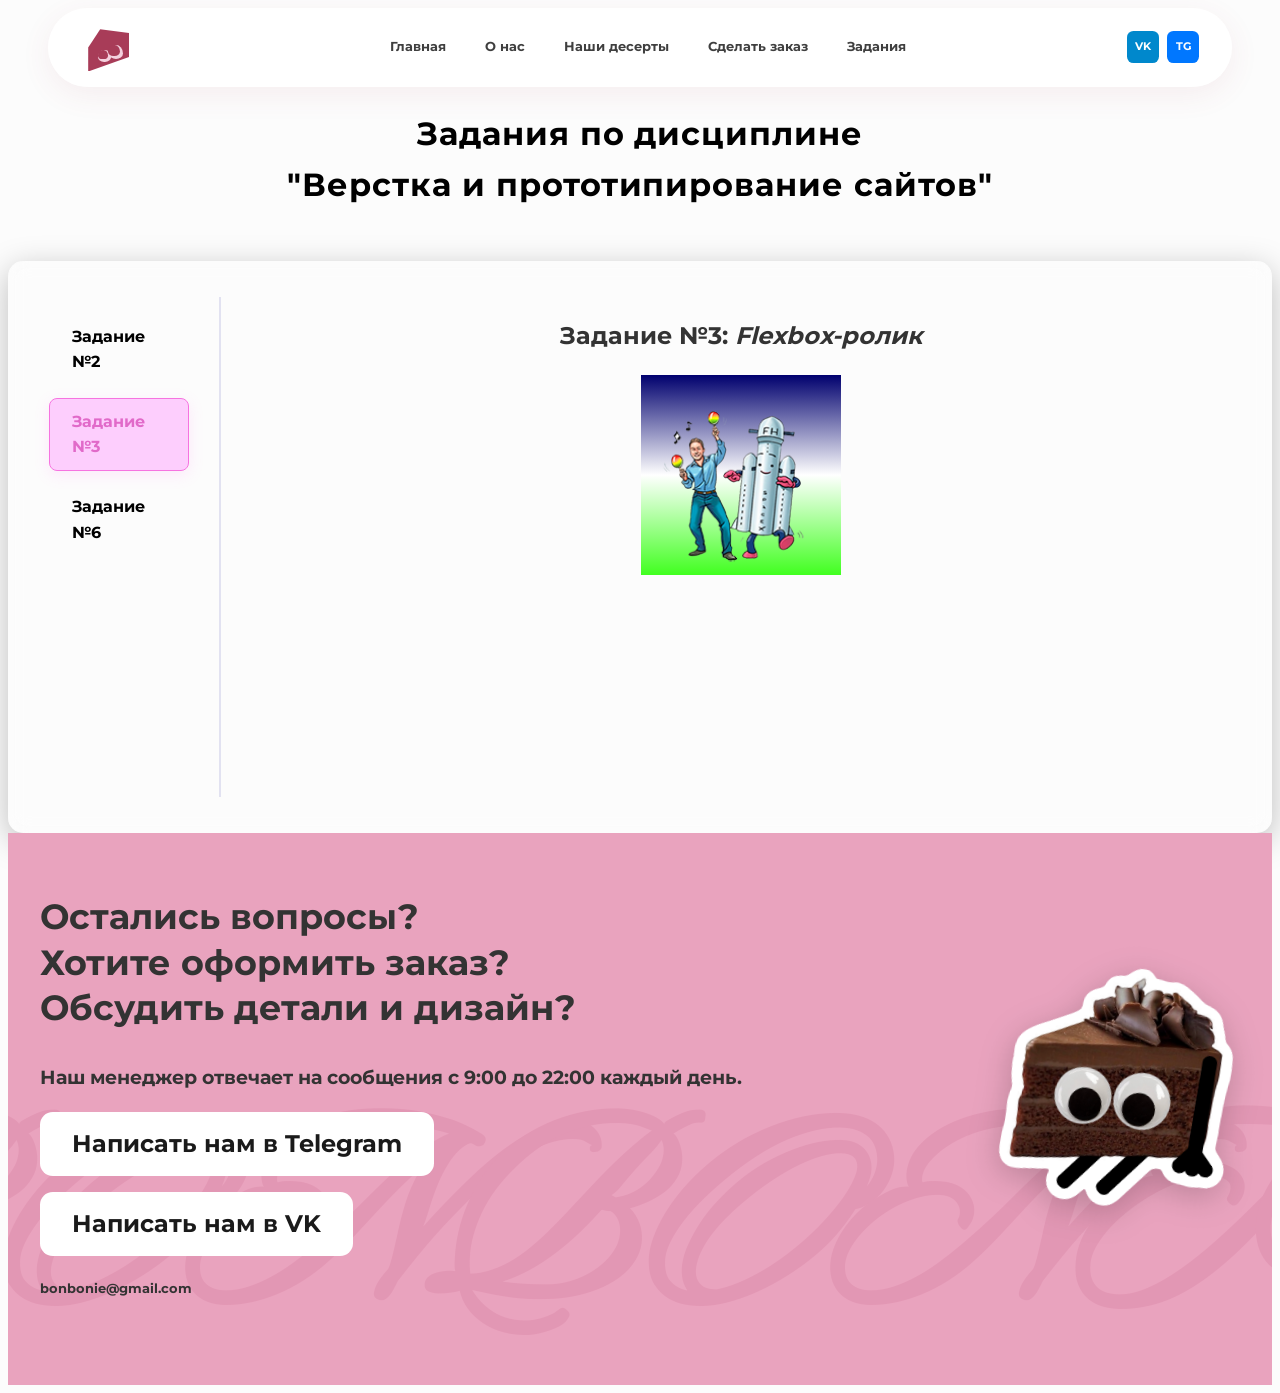
<file: tasks/task3.html>
<!-- ЗАДАНИЕ 3 Flexbox-ролик<(4 ВАРИАНТ) -->
<!DOCTYPE html>
<html>

<head>
    <meta charset="utf-8">
    <title>Задание №3
    </title>
    <link rel="stylesheet" href="../css/style.css">
    <link rel="stylesheet" href="../css/tasks_css/style_task.css">
    <link rel="stylesheet" href="../css/tasks_css/task3.css">
    <meta name="viewport" content="width=device-width, initial-scale=1.0">
</head>

<body>
    <div class="page">
        <div id="header"></div>
        <h1>Задания по дисциплине <br> "Верстка и прототипирование сайтов"</h1>
        <main class="content">
            <div class="menu-content">
                <ul class="menu_task">
                    <li><a href="task2.html">Задание №2</a></li>
                    <li><a href="task3.html" class="active">Задание №3</a></li>
                    <li><a href="task6.html">Задание №6</a></li>
                </ul>
            </div>
            <div class="main-content">
                <h2>Задание №3: <i>Flexbox-ролик</i></h2>
                <div class="scene">
                    <div class="mask-start"></div>
                    <div class="rocket-start"></div>
                    <div class="mask-hover"></div>
                    <div class="text"> Как тебе такое?</div>
                    <div class="rocket-hover"></div>
                    <div class="mask-pressing"></div>
                    <div class="hand-pressing"></div>
                    <div class="text2"> Меня не удивишь</div>
                </div>
            </div>
        </main>
        <div id="footer"></div>
    </div>
    <script src="../js/script.js"></script>
</body>

</html>
</file>
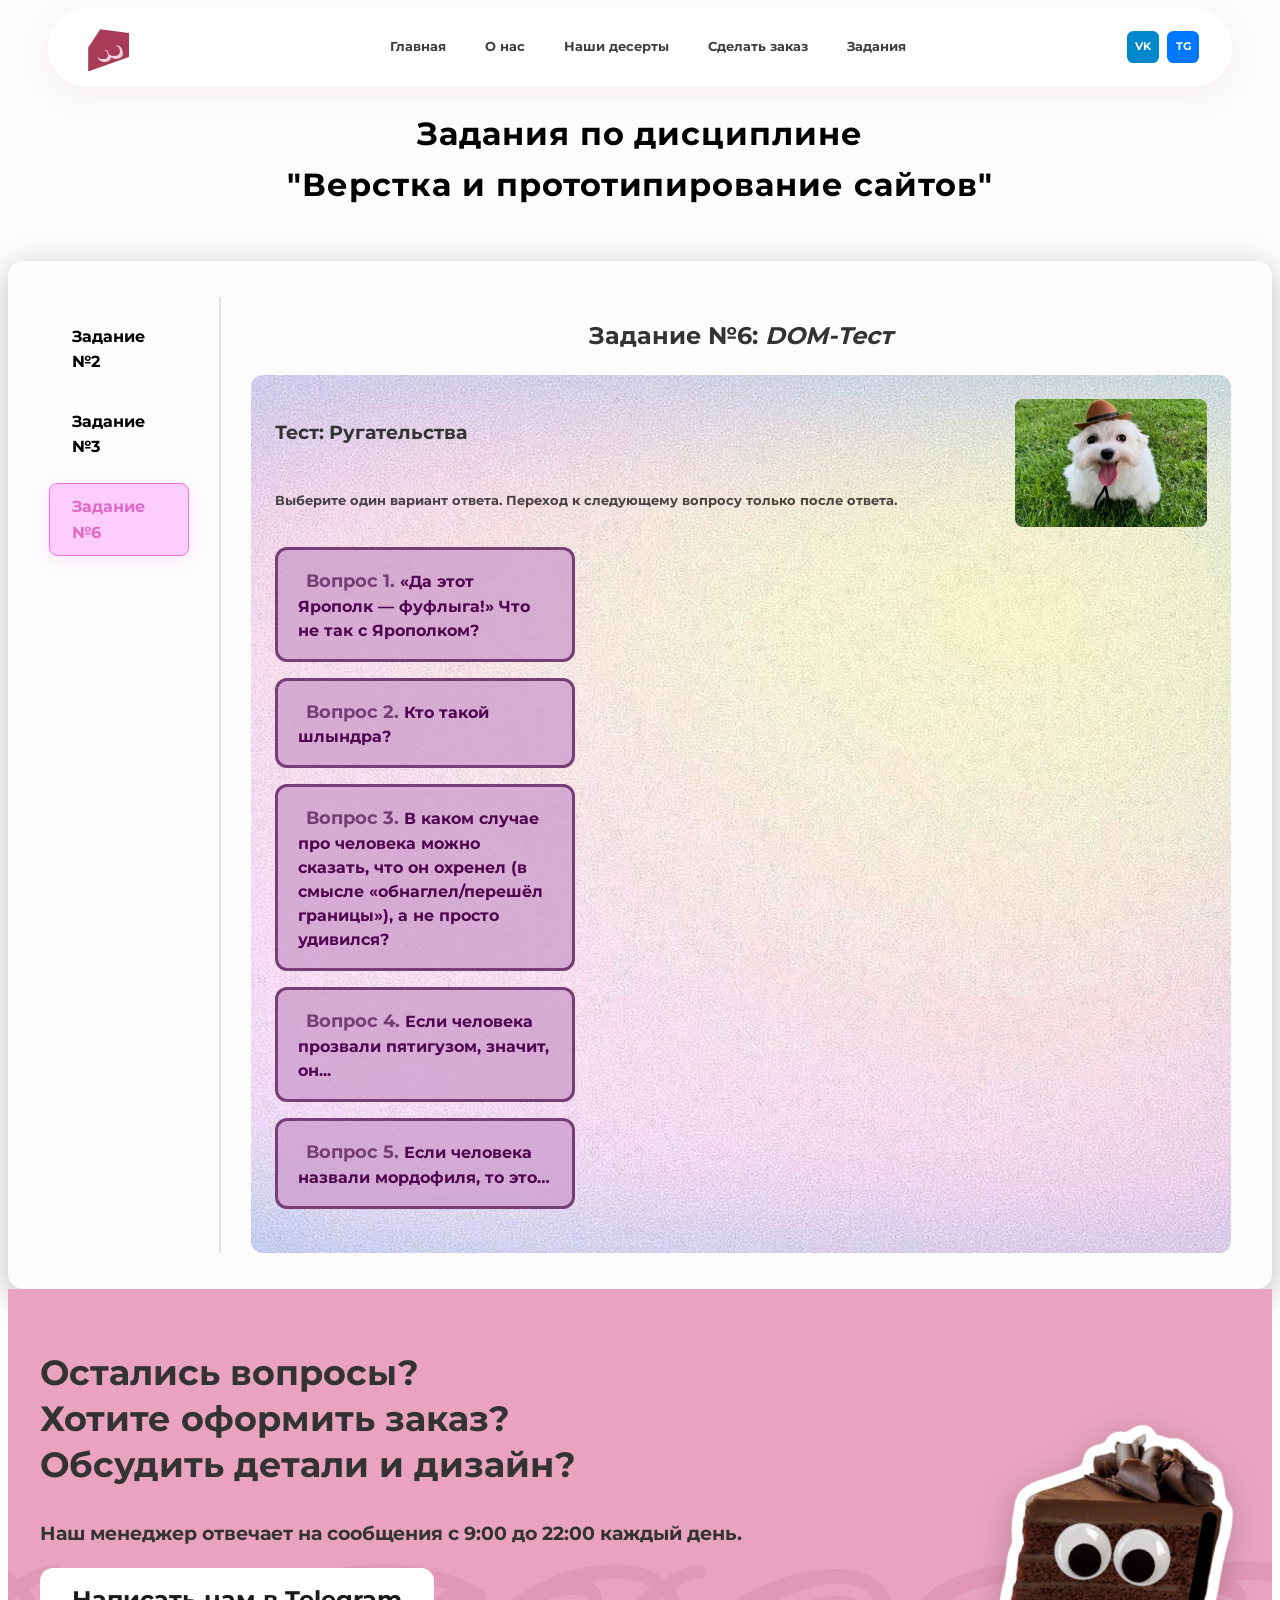
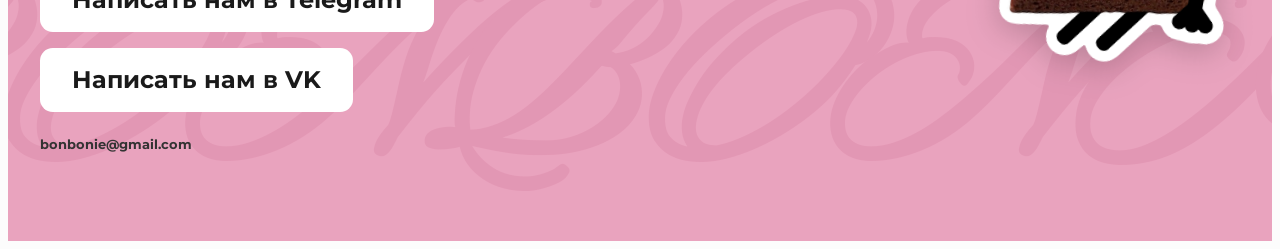
<file: tasks/task6.html>
<!-- ЗАДАНИЕ 6 DOM-Тест(2 ВАРИАНТ) -->
<!DOCTYPE html>
<html>

<head>
    <meta charset="utf-8">
    <title>Задание №6
    </title>
    <link rel="stylesheet" href="../css/style.css">
    <link rel="stylesheet" href="../css/tasks_css/style_task.css">
    <link rel="stylesheet" href="../css/tasks_css/task6.css">
    <meta name="viewport" content="width=device-width, initial-scale=1.0">
</head>

<body>
    <div class="page">
        <div id="header"></div>
        <h1>Задания по дисциплине <br> "Верстка и прототипирование сайтов"</h1>
        <main class="content">
            <div class="menu-content">
                <ul class="menu_task">
                    <li><a href="task2.html">Задание №2</a></li>
                    <li><a href="task3.html">Задание №3</a></li>
                    <li><a href="task6.html" class="active">Задание №6</a></li>
                </ul>
            </div>
            <div class="main-content">
                <h2>Задание №6: <i>DOM-Тест</i></h2>
                <div class="app">
                    <div class="header_6">
                        <div class="lft">
                            <h3>Тест: Ругательства</h3>
                            <div id="res"></div>
                            <p id="text"></p>
                        </div>
                        <div class="fhoto"></div>
                    </div>
                    <button class="restart" id="restart">Пройти заново</button>
                    <div id="test"></div>
                </div>
            </div>
        </main>
        <div id="footer"></div>
    </div>
    <script src="../js/tasks_js/task6.js"></script>
    <script src="../js/script.js"></script>
</body>

</html>
</file>
<file: css/style.css>
@font-face {
    font-family: 'Montserrat';
    src: url('../fonts/Montserrat-Bold.ttf') format('truetype');
    font-weight: 700;
    font-style: normal;
    font-display: swap;
}

@font-face {
    font-family: 'Montserrat Black';
    src: url('../fonts/Montserrat-Black.ttf') format('truetype');
    font-weight: 900;
    font-style: normal;
    font-display: swap;
}

@font-face {
    font-family: 'Sloop Script One';
    src: url('../fonts/Sloop-ScriptOne.ttf') format('truetype');
    font-weight: 400;
    font-style: normal;
    font-display: swap;
}



body {
    font-family: 'Montserrat', sans-serif;
    background-color: #fcfcfc;
    color: #333;
    line-height: 1.6;
}


.header {
    background-color: rgba(255, 255, 255, 0.92);
    height: 3.3rem;
    padding: 0.75rem 2rem;
    display: flex;
    justify-content: space-between;
    align-items: center;
    border-radius: 3rem;
    box-shadow: 0 0.5rem 1.875rem rgba(168, 60, 88, 0.08);
    border: 1px solid rgba(255, 255, 255, 0.5);
    margin: 0 2.5rem;
    position: relative;
    z-index: 9999;
}

.logo {
    position: relative;
    display: block;
    width: 3rem;
    height: 3rem;
    background-color: #a83c58;
    clip-path: polygon(15% 50%, 40% 12%, 100% 20%, 100% 70%, 15% 100%);
    transition: transform 0.3s ease;
}

.logo:hover {
    transform: scale(1.05) rotate(-3deg);
}

.circle {
    position: absolute;
    border-radius: 50%;
}

.circle-1 {
    background-color: #f4d1de;
    width: 0.78rem;
    height: 0.78rem;
    top: 55%;
    left: 36%;
    border-radius: 50% 50% 50% 50% / 60% 60% 40% 40%;
}

.circle-2 {
    background-color: #f4d1de;
    width: 0.875rem;
    height: 0.875rem;
    top: 45%;
    left: 58%;
    border-radius: 50% 50% 50% 50% / 60% 60% 40% 40%;
}

.circle-3 {
    background-color: #a83c58;
    width: 0.6rem;
    height: 0.6rem;
    top: 55%;
    left: 36%;
    border-radius: 50% 50% 50% 50% / 60% 60% 40% 40%;
}

.circle-4 {
    background-color: #a83c58;
    width: 0.7rem;
    height: 0.71rem;
    top: 44.5%;
    left: 57%;
    border-radius: 50% 50% 50% 50% / 60% 60% 40% 40%;
}



.menu {
    display: flex;
    gap: 0.32rem;
    justify-content: center;
    align-items: center;
    flex-wrap: wrap;
    list-style: none;
}

.menu a {
    display: block;
    text-decoration: none;
    color: #333333f0;
    padding: 0.5rem 1rem;
    border-radius: 1.25rem;
    background: transparent;
    border: 1px solid transparent;
    transition: all 0.3s ease;
    font-weight: 500;
    font-size: 0.8rem;
    white-space: nowrap;
}

.menu a:hover {
    background: #fdf5f7;
    color: #d14b6a;
    transform: translateY(-2px);
}


.social-icons {
    display: flex;
    gap: 0.5rem;
}

.btn {
    display: flex;
    justify-content: center;
    align-items: center;
    width: 2rem;
    height: 2rem;
    color: #ffffff;
    text-decoration: none;
    font-size: 0.7rem;
    font-weight: 600;
    border-radius: 0.4rem;
    transition: transform 0.2s;
}

.btn:hover {
    transform: scale(1.05) rotate(-3deg);
}

.vk {
    background-color: #0088cc;
}

.tg {
    background-color: #0077ff;
}





.footer-section {
    background-color: #e9a3be;
    padding: 2rem 2rem 2rem;
    position: relative;
    overflow: hidden;
    display: flex;
    justify-content: center;
}

.footer-container {
    max-width: 90rem;
    width: 100%;
    display: flex;
    justify-content: space-between;
    align-items: center;
    position: relative;
    z-index: 10;
    margin-bottom: 2rem;
}


.footer-left {
    flex: 1;
    max-width: 60rem;
}

.footer-title {
    font-size: 2.2rem;
    color: #333;
    font-weight: 800;
    line-height: 1.3;
    margin-bottom: 2rem;
    text-transform: none;
}

.footer-buttons {
    display: flex;
    flex-direction: column;
    align-items: flex-start;
    gap: 1rem;
}

.btn-social {
    display: inline-block;
    background-color: #ffffff;
    color: #1a1a1a;
    font-size: 1.5rem;
    font-weight: 800;
    text-decoration: none;
    padding: 0.8rem 2rem;
    border-radius: 0.8rem;
    transition: transform 0.3s ease, box-shadow 0.3s ease;
}

.btn-social:hover {
    transform: translateY(-3px) scale(1.02);
    box-shadow: 0 0.5rem 1rem rgba(0, 0, 0, 0.1);
}

.footer-right {
    flex: 0 0 auto;
    margin-left: 2rem;
}

.footer-character {
    width: 15rem;
    height: auto;
    object-fit: contain;
    filter: drop-shadow(0 0.5rem 1rem rgba(0, 0, 0, 0.2));
    transform: rotate(10deg);
}

.footer-bg-text {
    position: absolute;
    bottom: -4rem;
    left: 46.7%;
    transform: translateX(-50%);
    font-family: 'Sloop Script One', cursive;
    font-size: 16rem;
    font-weight: 800;
    color: #df90ae;
    opacity: 0.6;
    white-space: nowrap;
    z-index: 1;
    pointer-events: none;
    letter-spacing: -0.5rem;
}

.social-btn {
    display: inline-block;
    padding: 0.8rem 2rem;
    border-radius: 2rem;
    color: white;
    text-decoration: none;
    font-weight: 600;
    transition: opacity 0.3s;
}

.social-btn:hover {
    opacity: 0.8;
}

.social-btn.tg {
    background-color: #0088cc;
}

.social-btn.vk {
    background-color: #0077ff;
}


.burger {
    display: none;
    flex-direction: column;
    justify-content: space-between;
    width: 1.8rem;
    height: 1.2rem;
    background: none;
    border: none;
    cursor: pointer;
    padding: 0;
    z-index: 200;
}

.burger span {
    display: block;
    width: 100%;
    height: 2px;
    background-color: #a83c58;
    border-radius: 2px;
    transition: transform 0.3s ease, opacity 0.3s ease;
}

.burger.open span:nth-child(1) {
    transform: translateY(9px) rotate(45deg);
}

.burger.open span:nth-child(2) {
    opacity: 0;
}

.burger.open span:nth-child(3) {
    transform: translateY(-9px) rotate(-45deg);
}




@media (max-width: 768px) {
    .section-title {
        font-size: 3rem;
        line-height: 0.8;
        margin-bottom: 1.2rem;
    }

    .btn-social {
        font-size: 1rem;
    }

    .footer-bg-text {
        font-size: 4rem;
        bottom: 1rem;
    }

    .footer-character {
        width: 8rem;
        transform: none;
    }

    .footer-title {
        font-size: 1.5rem;
        margin-bottom: 1rem;
        color: #000;
    }

    .header {
        position: relative;
        margin: 0 1rem;
        padding: 0.75rem 1.25rem;
        position: relative;
        height: auto;
        min-height: 3.3rem;
    }

    .burger {
        display: flex;
        position: absolute;
        left: 50%;
        top: 50%;
        transform: translate(-50%, -50%);
        margin: 0;
        z-index: 200;
    }

    .menu {
        position: absolute;
        top: 100%;
        left: 50%;
        transform: translateX(-50%) translateY(-0.5rem);
        width: 80%;
        max-width: 20rem;
        background-color: #ffffff;
        border-radius: 1.25rem;
        box-shadow: 0 0.5rem 1.875rem rgba(168, 60, 88, 0.12);
        border: 1px solid #f0e6e9;
        flex-direction: column;
        gap: 0.5rem;
        padding: 0.8rem;

        opacity: 0;
        visibility: hidden;
        z-index: 150;
        transition: opacity 0.3s ease, transform 0.3s ease, visibility 0.3s;
    }

    .menu.open {
        opacity: 1;
        visibility: visible;
        transform: translateX(-50%) translateY(0);
    }

    .menu li {
        width: 100%;
        list-style: none;
    }

    .menu a {
        display: block;
        width: 100%;
        padding: 0.8rem 1rem;
        font-size: 0.9rem;
        text-align: center;
        border: 1px solid #f0e6e9;
        border-radius: 0.8rem;
        background-color: #fdfafb;
        box-sizing: border-box;
    }

    .menu li:last-child a {
        border-bottom: 1px solid #f0e6e9;
    }
}
</file>
<file: css/home.css>
.page {
    background-color: #e9a3be;
    padding-top: 1.5rem;
    position: relative;
}

.hero {
    background-color: #e9a3be;
    position: relative;
    padding: 3rem 1rem 4rem;
    text-align: center;
    overflow: hidden;
}

.hero-content {
    position: relative;
    z-index: 10;
    display: flex;
    flex-direction: column;
    align-items: center;
}

.hero-title {
    font-family: 'Sloop Script One', cursive;
    font-size: 8rem;
    color: #ffffff;
    line-height: 1;
    letter-spacing: 0.6rem;
    margin-bottom: -1rem;
    text-shadow: 0 0.25rem 1.25rem rgba(0, 0, 0, 0.05);
    white-space: nowrap;
}

.hero-subtitle {
    font-family: 'Montserrat Black', sans-serif;
    font-size: 1.1rem;
    color: #ffffff;
    text-transform: uppercase;
    letter-spacing: 0.06rem;
    margin-bottom: 2.5rem;
}

.btn-hero {
    display: inline-block;
    background-color: #d14b6a;
    color: #ffffff;
    padding: 1rem 2.5rem;
    border-radius: 2rem;
    text-decoration: none;
    font-weight: 600;
    font-size: 1rem;
    transition: background 0.3s, transform 0.3s;
    box-shadow: 0 0.3rem 1rem rgba(209, 75, 106, 0.3);
}

.btn-hero:hover {
    background-color: #b83856;
    transform: translateY(-3px);
}

.floating-cake {
    position: absolute;
    border-radius: 1rem;
    object-fit: cover;
    box-shadow: 0 0.6rem 1.5rem rgba(0, 0, 0, 0.15);
    z-index: 5;
    transition: transform 0.3s ease;
}

.floating-cake:hover {
    transform: scale(1.05);
    z-index: 10;
}

.cake-1 {
    top: 10%;
    left: 8%;
    width: 9rem;
    height: 9rem;
    transform: rotate(-10deg);
}

.cake-2 {
    top: 5%;
    right: 10%;
    width: 8rem;
    height: 8rem;
    transform: rotate(8deg);
}

.cake-3 {
    bottom: 12%;
    left: 8%;
    width: 10rem;
    height: 10rem;
    transform: rotate(5deg);
}

.cake-4 {
    bottom: 10%;
    right: 8%;
    width: 11rem;
    height: 11rem;
    transform: rotate(-5deg);
}


.img-flower {
    position: absolute;
    z-index: 1;
    pointer-events: none;
    filter: brightness(0) invert(1) sepia(1) saturate(5) hue-rotate(275deg) brightness(1);
}

.flower-1 {
    top: 15%;
    left: 20%;
    width: 110px;
    transform: rotate(15deg);
}

.flower-2 {
    top: 35%;
    left: 80%;
    width: 90px;
    transform: translateX(-50%);
}

.flower-3 {
    bottom: 0%;
    right: 32%;
    width: 150px;
    transform: rotate(-20deg);
}


.line {
    position: absolute;
    border: 2px solid rgba(255, 255, 255, 0.4);
    border-radius: 50%;
    z-index: 1;
    pointer-events: none;
}

.line-1 {
    width: 80%;
    height: 120%;
    top: -20%;
    left: -10%;
    transform: rotate(15deg);
}

.line-2 {
    width: 70%;
    height: 100%;
    bottom: -10%;
    right: -5%;
    transform: rotate(-25deg);
}

.section-title {
    font-family: 'Montserrat Black', sans-serif;
    font-size: 2.5rem;
    color: #a83c58;
    margin-bottom: 1.5rem;
    font-weight: 700;
    text-transform: uppercase;
    letter-spacing: 0.05rem;
}

/* БЛОК ПРЕИМУЩЕСТВ */
.benefits-section {
    background-color: #fbf4fa;
    padding: 2rem 2rem 1rem;
    text-align: center;
}

.benefits-grid {
    display: grid;
    grid-template-columns: repeat(auto-fit, minmax(15rem, 1fr));
    gap: 1.5rem;
    max-width: 65rem;
    margin: 2rem auto 0;
}

.benefit-card {
    background-color: #ffffff;
    height: 15rem;
    padding: 2rem 1rem;
    border-radius: 1.5rem;
    box-shadow: 0 0.5rem 1rem rgba(168, 60, 88, 0.06);
    border: 1px solid #f0e6e9;
    display: flex;
    flex-direction: column;
    align-items: center;
    transition: transform 0.3s ease, box-shadow 0.3s ease;
}

.benefit-card:hover {
    transform: translateY(-5px);
    box-shadow: 0 1rem 2rem rgba(168, 60, 88, 0.12);
}

.benefit-icon {
    width: 3rem;
    height: 3rem;
    object-fit: cover;
    border-radius: 50%;
    margin-bottom: 1.2rem;
    box-shadow: 0 0.5rem 1rem rgba(168, 60, 88, 0.1);
    padding: 0.5rem;
}

.benefit-title {
    font-size: 1.1rem;
    color: #a83c58;
    margin-bottom: 0.5rem;
    text-transform: uppercase;
}

.benefit-text {
    font-size: 0.9rem;
    color: #7a6b70;
    line-height: 1.5;
    margin: 0;
}


/* БЛОК ТОРТОВ */
.cakes-section {
    padding: 1rem 2rem 4rem;
    background-color: #fbf4fa;
    text-align: center;
}

.cakes-grid {
    display: grid;
    grid-template-columns: repeat(auto-fit, minmax(15rem, 1fr));
    gap: 1.5rem;
    max-width: 65rem;
    margin: 0 auto;
}

.cake-card {
    background-color: #ffffff;
    border-radius: 1.5rem;
    overflow: hidden;
    box-shadow: 0 0.5rem 1.5rem rgba(168, 60, 88, 0.08);
    border: 1px solid #f0e6e9;
    display: flex;
    flex-direction: column;
    transition: transform 0.3s ease, box-shadow 0.3s ease;
}

.cake-card:hover,
.cupcake-card:hover {
    transform: translateY(-0.3rem);
    box-shadow: 0 1rem 2rem rgba(168, 60, 88, 0.15);
}

.cake-img-wrap {
    position: relative;
    width: 100%;
    padding-top: 70%;
    background-color: #f9f9f9;
}

.cake-img {
    position: absolute;
    top: 0;
    left: 0;
    width: 100%;
    height: 100%;
    object-fit: cover;
}

.hit-badge {
    position: absolute;
    top: 0.8rem;
    right: 0.8rem;
    background-color: #d14b6a;
    color: white;
    font-size: 0.7rem;
    padding: 0.3rem 0.8rem;
    border-radius: 1rem;
    text-transform: uppercase;
    z-index: 2;
}

.cake-info {
    padding: 1rem 1.2rem;
    display: flex;
    flex-direction: column;
    flex-grow: 1;
}

.cake-header {
    display: flex;
    justify-content: space-between;
    align-items: center;
    margin-bottom: 0.8rem;
}

.cake-name {
    font-size: 1.1rem;
    font-weight: 700;
    color: #333;
    text-transform: uppercase;
}

.cake-price {
    font-size: 1rem;
    font-weight: 600;
    color: #d14b6a;
}

.cake-details {
    list-style: none;
    padding: 0;
    margin: 0 0 1rem 0;
    text-align: left;
}

.cake-details li {
    font-size: 0.8rem;
    color: #7a6b70;
    margin-bottom: 0.4rem;
    display: flex;
    align-items: center;
    gap: 0.4rem;
}

.detail-icon {
    width: 1.2rem;
    height: 1.2rem;
    object-fit: contain;
    flex-shrink: 0;
}

.btn-order {
    display: block;
    width: 90%;
    padding: 0.7rem;
    background-color: #d14b6a;
    color: #ffffff;
    text-decoration: none;
    border-radius: 2rem;
    font-weight: 600;
    font-size: 0.9rem;
    text-align: center;
    transition: background 0.3s;
    margin-top: auto;
}

.btn-order:hover {
    background-color: #b83856;
}

/* БЛОК ВКУСОВ */
.taste-section {
    background-color: #fbf4fa;
    padding: 0.5rem 2rem;
    position: relative;
    overflow: hidden;
}

.taste-container {
    max-width: 100rem;
    margin: 0 auto;
    display: flex;
    justify-content: space-between;
    align-items: flex-end;
    gap: 2rem;
}

.taste-left {
    position: relative;
    flex: 1;
    display: flex;
    flex-direction: column;
    align-items: flex-start;
}

.speech-text {
    background-color: #ffffff;
    padding: 1.5rem 2rem;
    border-radius: 1.5rem;
    position: relative;
    margin-bottom: 2rem;
    max-width: 25rem;
    z-index: 2;
    transition: transform 0.3s ease;
}

.speech-text::after {
    content: '';
    position: absolute;
    bottom: -1.5rem;
    left: 2rem;
    border-width: 1.5rem 1.5rem 0;
    border-style: solid;
    border-color: #ffffff transparent transparent transparent;
}

.speech-text p {
    font-size: 1rem;
    color: #333;
    line-height: 1.5;
    margin: 0;
    font-weight: 500;
}

.speech-text:hover {
    transform: scale(1.05) rotate(-2deg);
}

.character-img {
    width: 16rem;
    height: auto;
    object-fit: contain;
    margin-left: 2rem;
    filter: drop-shadow(0 0.3rem 0.3rem rgba(0, 0, 0, 0.15));
}

.taste-right {
    flex: 2;
}

.tastes-grid {
    display: grid;
    grid-template-columns: repeat(4, 1fr);
    gap: 1rem;
}

.taste {
    display: flex;
    flex-direction: column;
    align-items: center;
    text-align: center;
}

.taste-img-wrap {
    position: relative;
    width: 100%;
    aspect-ratio: 1 / 1;
    overflow: hidden;
    transition: transform 0.3s ease;
    -webkit-mask-image: url("data:image/svg+xml,%3Csvg xmlns='http://www.w3.org/2000/svg' viewBox='0 0 100 100'%3E%3Cpath d='M 5 2 Q 10 8 15 2 T 25 2 T 35 2 T 45 2 T 55 2 T 65 2 T 75 2 T 85 2 T 95 2 Q 98 5 95 10 T 95 20 T 95 30 T 95 40 T 95 50 T 95 60 T 95 70 T 95 80 T 95 90 Q 90 98 85 95 T 75 95 T 65 95 T 55 95 T 45 95 T 35 95 T 25 95 T 15 95 T 5 95 Q 2 90 5 85 T 5 75 T 5 65 T 5 55 T 5 45 T 5 35 T 5 25 T 5 15 Z' fill='black'/%3E%3C/svg%3E");
    mask-image: url("data:image/svg+xml,%3Csvg xmlns='http://www.w3.org/2000/svg' viewBox='0 0 100 100'%3E%3Cpath d='M 5 2 Q 10 8 15 2 T 25 2 T 35 2 T 45 2 T 55 2 T 65 2 T 75 2 T 85 2 T 95 2 Q 98 5 95 10 T 95 20 T 95 30 T 95 40 T 95 50 T 95 60 T 95 70 T 95 80 T 95 90 Q 90 98 85 95 T 75 95 T 65 95 T 55 95 T 45 95 T 35 95 T 25 95 T 15 95 T 5 95 Q 2 90 5 85 T 5 75 T 5 65 T 5 55 T 5 45 T 5 35 T 5 25 T 5 15 Z' fill='black'/%3E%3C/svg%3E");
    -webkit-mask-size: 100% 100%;
    mask-size: 100% 100%;
    -webkit-mask-repeat: no-repeat;
    mask-repeat: no-repeat;
}

.taste-img-wrap:hover {
    transform: scale(1.05);
}

.taste-img {
    width: 100%;
    height: 100%;
    object-fit: cover;
    display: block;
}

.taste-name {
    margin-top: 0.8rem;
    font-size: 1rem;
    color: #333;
}

.taste-card {
    position: relative;
    width: 100%;
}



/* БЛОК КАПКЕЙКОВ */
.cupcakes-section {
    background-color: #fbf4fa;
    padding: 6rem 2rem 3rem;
    position: relative;
    overflow: hidden;
}

.cupcakes-container {
    max-width: 100rem;
    margin: 0 auto;
    display: flex;
    align-items: center;
    gap: 3rem;
    justify-content: space-between;
}

.cupcakes-left {
    flex: 1;
}

.cupcakes-grid {
    display: grid;
    grid-template-columns: repeat(auto-fit, minmax(8.5rem, 1fr));
    gap: 0.8rem;
}

.cupcake-card {
    background-color: #ffffff;
    border-radius: 1.5rem;
    overflow: hidden;
    box-shadow: 0 0.5rem 1rem rgba(168, 60, 88, 0.08);
    border: 1px solid #f0e6e9;
    display: flex;
    flex-direction: column;
    transition: transform 0.3s ease;
}


.cupcake-img-wrap {
    position: relative;
    width: 100%;
    padding-top: 80%;
}

.cupcake-img {
    position: absolute;
    top: 0;
    left: 0;
    width: 100%;
    height: 100%;
    object-fit: cover;
}

.cupcake-info {
    padding: 1rem;
    display: flex;
    flex-direction: column;
    flex-grow: 1;
}

.cupcake-header {
    display: flex;
    justify-content: space-between;
    align-items: center;
    margin-bottom: 0.3rem;
}

.cupcake-name {
    font-size: 1.1rem;
    font-weight: 700;
    color: #333;
}

.cupcake-price {
    font-size: 1rem;
    font-weight: 600;
    color: #d14b6a;
}

.cupcake-desc {
    font-size: 0.8rem;
    color: #7a6b70;
    margin-bottom: 1rem;
    line-height: 1.3;
}

.cupcakes-right {
    flex: 0 0 20rem;
    display: flex;
    flex-direction: column;
    align-items: center;
    position: relative;
}


/* БЛОК ОТЗЫВОВ */
.reviews-section {
    background-color: #e9a3be;
    padding: 2rem 2rem 1rem;
    position: relative;
    overflow: hidden;
}

.cream {
    position: absolute;
    top: -1px;
    left: 0;
    width: 100%;
    height: 120px;
    z-index: 1;
    pointer-events: none;
}

.cream svg {
    display: block;
    width: 100%;
    height: 100%;
}

.reviews-container {
    max-width: 90rem;
    margin: 0 auto;
    display: flex;
    align-items: center;
    gap: 3rem;
    position: relative;
    z-index: 2;
    padding-top: 4rem;
}

.reviews-text {
    flex: 1;
    max-width: 30rem;
}

.reviews-title {
    font-family: 'Montserrat Black', sans-serif;
    font-size: 2.5rem;
    color: #333;
    margin-bottom: 1.5rem;
    font-weight: 700;
    line-height: 1.1;
    text-transform: uppercase;
}

.reviews-desc {
    font-size: 1.1rem;
    color: #333;
    line-height: 1.6;
    margin-bottom: 2rem;
    font-weight: 500;
}

.reviews-stats {
    display: flex;
    gap: 2rem;
}

.stat {
    display: flex;
    flex-direction: column;
    gap: 0.2rem;
}

.stat-number {
    font-family: 'Montserrat Black', sans-serif;
    font-size: 2rem;
    font-weight: 900;
    color: #a83c58;
}

.stat-text {
    font-size: 0.9rem;
    color: #555;
    font-weight: 500;
}

.reviews-gallery {
    flex: 1;
    position: relative;
    height: 25rem;
    margin-top: 3rem;
}

.review-item {
    position: absolute;
    background-color: #fbf4fa;
    padding: 0.6rem;
    border-radius: 1rem;
    border: 4px solid #f06ea9;
    transition: transform 0.3s ease, z-index 0.3s ease;
    cursor: pointer;
    width: 13rem;
}

.review-item:hover {
    transform: scale(1.1);
    z-index: 20;
}

.review-item img {
    width: 100%;
    height: 100%;
    border-radius: 0.6rem;
    display: block;
    object-fit: cover;
    aspect-ratio: 1 / 1;
}

.item-1 {
    top: -10%;
    left: 0;
    transform: rotate(-8deg);
    z-index: 2;
}

.item-2 {
    top: -5%;
    left: 28%;
    transform: rotate(5deg);
    z-index: 1;
}

.item-3 {
    top: -10%;
    left: 55%;
    transform: rotate(-3deg);
    z-index: 4;
}

.item-4 {
    top: 40%;
    right: 10%;
    transform: rotate(8deg);
    z-index: 3;
}

.item-5 {
    top: 42%;
    left: 15%;
    transform: rotate(-5deg);
    z-index: 5;
}

.item-6 {
    top: -5%;
    left: 80%;
    transform: rotate(12deg);
    z-index: 1;
}

.item-7 {
    top: 41%;
    left: 40%;
    transform: rotate(3deg);
    z-index: 6;
}

@media (max-width: 768px) {
    .hero-title {
        font-size: 4rem;
        color: #d14b6a;
        letter-spacing: 0.5rem;
        margin-bottom: 0.7rem;
    }

    .floating-cake {
        display: none;
        pointer-events: none;
    }

    .flower-1 {
        left: 0rem;
        top: -1rem;
    }

    .flower-2 {
        right: -1rem;
        top: 2.5rem;
    }

    .flower-3 {
        left: 0rem;
    }

    .benefits-grid {
        grid-template-columns: repeat(2, 1fr);
        gap: 0.4rem ;
        justify-content: center;
        justify-items: center;
    }

    .benefit-card {
        width: 8rem;
        height: 13rem;
        padding-top: 1rem;
    }

    .benefit-icon {
        width: 2rem;
        height: 2rem;
        margin-bottom: 0rem;
    }

    .benefit-text {
        font-size: 0.8rem;
    }

    .benefit-title {
        font-size: 1rem;
        line-height: 1.2rem;
    }

    .section-title {
        line-height: 2.5rem;
    }

    .cakes-grid {
        gap: 1rem;
    }

    .cake-card {
        max-width: 15rem;
        width: 100%;
        margin: 0 auto;
    }

    .cakes-section {
        padding-bottom: 2rem;
    }

    .taste-container {
        flex-direction: column; 
        gap: 1.5rem;
    }

    .taste-left {
        display: flex;
        width: 100%;
        order: -1; 
        align-items: center;
        margin-bottom: 0; 
    }

    .speech-text {
        max-width: 100%;
        text-align: center;
        margin-bottom: 0.5rem; 
    }

    .speech-text::after {
        left: 50%;
        transform: translateX(-50%);
    }
    .character-img {
        display: none; 
    }

    .taste-right {
        width: 100%;
        order: 1; 
    }

    .tastes-grid {
        gap: 0.3rem;
    }

    .taste-name {
        font-size: 0.7rem;
        margin-top: 0.3rem;
        line-height: 1.1;
    }

    .hit-badge {
        font-size: 0.6rem;
        padding: 0.1rem 0.3rem;
    }

    .cupcakes-grid {
        grid-template-columns: repeat(2, 1fr);
    }

   .cupcakes-container {
        flex-direction: column-reverse; 
        gap: 1.5rem;
    }

    .cupcakes-right {
        flex: 0 0 auto;
        width: 100%;
        margin-bottom: 0rem;
    }

    .cupcakes-right .speech-text {
        max-width: 100%;
        text-align: center;
        margin-bottom: 0;
    }

    .cupcakes-right .speech-text::after,
    .cupcakes-right .character-img {
        display: none; 
    }

    .cupcakes-section {
        padding-top: 3rem;
    }

    .reviews-container {
        padding-top: 3rem;
    }

    .reviews-title {
        margin-bottom: 0.2rem;
        font-size: 2rem;
    }

    .reviews-desc {
        margin-bottom: 1rem;
    }

    .reviews-stats {
        gap: 0.5rem;
    }

    .stat {
        max-width: 6rem;
    }

    .reviews-gallery {
        display: none;
    }

    .floating-cake:hover,
    .cake-card:hover,
    .cupcake-card:hover,
    .taste-img-wrap:hover,
    .review-item:hover,
    .benefit-card:hover,
    .speech-text:hover,
    .packaging-item:hover,
    .design-card:hover {
        transform: none !important;
    }
}

@media (min-width: 769px) and (max-width: 1100px) {
    .benefits-grid {
        grid-template-columns: repeat(2, 1fr);
        gap: 0.8rem ;
    }
    .tastes-grid {
        grid-template-columns: repeat(4, 1fr) !important; 
        gap: 0rem; 
    }
    .reviews-container {
        padding-top: 2rem;
    }

    .reviews-gallery {
        height: 20rem; 
    }

    .review-item {
        width: 9.5rem; 
        padding: 0.4rem; 
        border-width: 3px; 
    }

     .item-1 { top: -5%; left: 0; }
    .item-2 { top: -2%; left: 30%; }
    .item-3 { top: -5%; left: 60%; }
    .item-4 { display: none; }
    .item-5 { top: 48%; left: 10%; }
    .item-6 { display: none; }
    .item-7 { top: 45%; left: 45%; }
}

@media (min-width: 769px) and (max-width: 900px){
    .reviews-container {
        padding-top: 2rem;
    }

    .reviews-gallery {
        height: 20rem; 
    }

    .review-item {
        width: 9.5rem; 
        padding: 0.4rem; 
        border-width: 3px; 
    }

    .item-1 { top: -4%; left: -5%; }
    .item-2 { display: none;  }
    .item-3 { top: -5%; left: 50%; }
    .item-4 { display: none;  }
    .item-5 { top: 48%; left: -2%; }
    .item-6 { display: none; }
    .item-7 { top: 45%; left: 40%; }

}
</file>
<file: css/about.css>
.page {
    background-color: #fbf4fa; 
    padding-top: 1.5rem; 
    position: relative; 
}

.about-section {
    background-color: #fbf4fa;
    padding: 3rem 2rem;
}

.about-container {
    max-width: 80rem; 
    margin: 0 auto;
}

.about-header-row {
    display: flex;
    justify-content: space-between; 
    align-items: center; 
    margin-bottom: 2rem;
    flex-wrap: wrap; 
    gap: 1rem;
}

.about-content {
    font-size: 1.05rem;
    color: #4a4a4a;
    line-height: 1.8;
    background-color: #ffffff;
    padding: 3rem;
    border-radius: 1.5rem;
    box-shadow: 0 0.5rem 2rem rgba(168, 60, 88, 0.05);
    border: 1px solid #f0e6e9;
}

.about-content p {
    margin-bottom: 1.5rem;
    text-align: left; 
}

.about-content strong {
    color: #d14b6a;
    font-weight: 700;
}


.about-img {
    height: auto;
    object-fit: contain;
    filter: drop-shadow(0 0.5rem 1rem rgba(168, 60, 88, 0.15));
    transition: transform 0.3s ease;
}
.about-img:hover {
    transform: scale(1.05) rotate(-3deg);
}


.float-left {
    float: left;
    margin: 0 2rem 1.5rem 0; 
}
.float-right {
    float: right;
    margin: 0 0 1.5rem 2rem; 
}


.img-1 {
    width: 26rem; 
    shape-outside: circle(50%); 
}
.img-2 {
    width: 18rem; 
    shape-outside: url('../img/tortik5.png'); 
    shape-image-threshold: 0.5; 
    shape-margin: 2rem;
}
.img-3 {
    width: 18rem; 
    shape-outside: url('../img/tortik7.png'); 
    shape-image-threshold: 0.5; 
    shape-margin: 2rem;
}
.img-4 {
    width: 12rem; 
    shape-outside: url('../img/tortik6.png'); 
    shape-image-threshold: 0.5; 
    shape-margin: 2rem;
}


@media (max-width: 768px) {

    .about-section {
        padding: 1rem 0.5rem;
    }

    .about-content {
        padding: 1.5rem;
        font-size: 1rem;
        color: #3c2e32;
    }
    .img-1, .img-2, .img-3, .img-4 {
        width: 35% ;
    }
    .about-socials {
        width: 50%;
        display: flex;
        justify-content: center;
        flex-direction: column; 
        gap: 0.3rem;
    }
     .about-socials .social-btn {
        font-size: 0.7rem;
        padding: 1rem 1.5rem;
        max-width: 10rem;
        text-align: center;
    }
   
}
</file>
<file: css/desserts.css>
.page {
    background-color: #fbf4fa;
    padding-top: 1.5rem;
    position: relative;
}

.desserts-section {
    background-color: #fbf4fa;
    padding: 2rem 2rem;
}

.desserts-container {
    max-width: 80rem;
    margin: 0 auto;
}

.desserts-intro {
    text-align: left;
    color: #7a6b70;
    font-size: 1.1rem;
    margin-bottom: 3rem;
    line-height: 1.6;
}

.category-block {
    margin-bottom: 4rem;
}

.category-header {
    display: flex;
    justify-content: space-between;
    align-items: center;
    margin-bottom: 1.5rem;
    padding-bottom: 0.5rem;
    border-bottom: 2px solid #e9cdd5;
}

.category-title {
    font-family: 'Montserrat Black', sans-serif;
    font-size: 1.8rem;
    color: #a83c58;
    font-weight: 700;
    text-transform: uppercase;
    text-align: center;
    margin: 0;
}

.btn-order {
    text-decoration: none;
    color: #d14b6a;
    font-weight: 600;
    font-size: 1rem;
    transition: transform 0.3s ease;
}

.btn-order:hover {
    transform: translateX(5px);
}


.gallery-wrapper {
    position: relative;
    padding: 0 1.5rem;
}

.gallery-scroll {
    display: flex;
    gap: 1.5rem;
    overflow-x: auto;
    padding-bottom: 1rem;
    scroll-behavior: smooth;
    scrollbar-width: none;
    -ms-overflow-style: none;
    scroll-snap-type: x mandatory;
}

.gallery-scroll::-webkit-scrollbar {
    display: none;
}

.gallery-item {
    flex: 0 0 auto;
    width: 15rem;
    height: 15rem;
    border-radius: 1.5rem;
    overflow: hidden;
    box-shadow: 0 0.5rem 1rem rgba(168, 60, 88, 0.1);
    transition: transform 0.3s ease;
    scroll-snap-align: start;
}

.gallery-item:hover {
    transform: scale(1.05);
    z-index: 10;
}

.gallery-item img {
    width: 100%;
    height: 100%;
    object-fit: cover;
}


.scroll-btn {
    position: absolute;
    top: 50%;
    transform: translateY(-50%);
    width: 3rem;
    height: 3rem;
    background-color: rgba(255, 255, 255, 0.95);
    border: 1px solid #f0e6e9;
    border-radius: 50%;
    font-size: 2rem;
    line-height: 1;
    color: #d14b6a;
    cursor: pointer;
    z-index: 10;
    box-shadow: 0 0.3rem 0.8rem rgba(168, 60, 88, 0.15);
    display: flex;
    justify-content: center;
    align-items: center;
    transition: all 0.3s ease;

    opacity: 0;
    pointer-events: none;
}

.gallery-wrapper:hover .scroll-btn {
    opacity: 1;
    pointer-events: auto;
}

.scroll-btn:hover {
    background-color: #d14b6a;
    color: #ffffff;
    transform: translateY(-50%) scale(1.1);
}

.scroll-left {
    left: -1rem;
}

.scroll-right {
    right: -1rem;
}

.scroll-btn.hidden {
    opacity: 0;
    pointer-events: none;
}




.designs-block {
    margin-top: 4rem;
}

.designs-intro {
    text-align: center;
    max-width: 45rem;
    margin: 0 auto 2rem auto;
    color: #7a6b70;
    font-size: 1rem;
    line-height: 1.6;
}

.designs-intro p {
    margin-bottom: 0.8rem;
}

.designs-intro p:last-child {
    margin-bottom: 0;
}

.designs-grid {
    display: grid;
    grid-template-columns: repeat(3, 1fr);
    gap: 2rem;
}

.design-card {
    background-color: #ffffff;
    border-radius: 1.5rem;
    padding: 1rem;
    box-shadow: 0 0.5rem 1.5rem rgba(168, 60, 88, 0.06);
    border: 1px solid #f0e6e9;
    text-align: center;
    transition: transform 0.3s ease;
}

.design-card:hover {
    transform: translateY(-5px);
}

.design-card img {
    width: 100%;
    height: 15rem;
    object-fit: cover;
    border-radius: 1rem;
    margin-bottom: 1rem;
}

.design-card p {
    font-weight: 700;
    font-size: 1.1rem;
    color: #a83c58;
    margin: 0;
}



.desserts-cta {
    background-color: #ffffff;
    padding: 1rem 2rem;
    border-radius: 2rem;
    text-align: center;
    box-shadow: 0 0.5rem 1.5rem rgba(168, 60, 88, 0.06);
    border: 1px solid #f0e6e9;
    margin-top: 1rem;
}

.desserts-cta h3 {
    font-size: 1.5rem;
    color: #a83c58;
    margin-bottom: 0.5rem;
}

.desserts-cta p {
    color: #7a6b70;
    font-size: 1rem;
}



.packaging-block {
    margin-top: 4rem;
    background-color: #ffffff;
    padding: 3rem 1rem;
    border-radius: 2rem;
    box-shadow: 0 0.5rem 1.5rem rgba(168, 60, 88, 0.06);
    border: 1px solid #f0e6e9;
}

.packaging-intro {
    text-align: center;
    max-width: 60rem;
    margin: 0 auto 2.5rem auto;
    color: #7a6b70;
    font-size: 1.05rem;
    line-height: 1.6;
}

.packaging-intro p {
    margin-bottom: 0.8rem;
}

.packaging-grid {
    display: grid;
    grid-template-columns: repeat(2, 1fr);
    gap: 2rem;
    max-width: 50rem;
    margin: 0 auto;
}

.packaging-item {
    border-radius: 1.5rem;
    overflow: hidden;
    box-shadow: 0 0.5rem 1rem rgba(168, 60, 88, 0.1);
    transition: transform 0.3s ease;
}

.packaging-item:hover {
    transform: scale(1.03);
}

.packaging-item img {
    width: 100%;
    height: 20rem;
    object-fit: cover;
    display: block;
}



@media (max-width: 768px) {
    .desserts-intro {
        font-size: 1rem;
        margin-bottom: 2rem;
    }

    .gallery-wrapper {
        position: relative;
        padding: 0.7rem;
    }

    .category-block {
        margin-bottom: 1rem;
    }

    .gallery-scroll {
        gap: 1rem;
    }

    .gallery-item {
        width: 9rem;
        height: 9rem;
    }

    .designs-block {
        margin-top: 1rem;
    }

    .designs-block {
        margin-bottom: 0rem;
        margin-top: 2.5rem;
    }

    .category-title {
        margin-bottom: 0.1rem;
        line-height: 2rem;
    }

    .design-card img {
        height: 8rem;
        width: 8rem;
        margin-bottom: 0.2rem;
    }

    .designs-grid {
        display: grid;
        grid-template-columns: repeat(2, 1fr);
        gap: 0.5rem;
    }

    .designs-intro {
        margin-bottom: 1rem;
    }

    .design-card {
        padding: 0.5rem;
    }

    .packaging-block {
        padding-top: 0rem;
    }

    .packaging-grid {
        gap: 0.5rem;
    }

    .packaging-item img {
        width: 9rem;
        height: 9rem;
    }

    .packaging-block {
        padding: 1rem;
        margin-top: 1.8rem;
    }

    .desserts-cta h3 {
        margin-top: 0.2rem;
        line-height: 2rem;
    }

    .desserts-cta p {
        margin-top: 0.2rem;
    }

    .desserts-intro,
    .designs-intro,
    .packaging-intro,
    .desserts-cta p {
        color: #3c2e32;
    }
    .packaging-item img {
    width: 100%;
}
}
</file>
<file: css/order.css>
.page {
    background-color: #fbf4fa;
    padding-top: 1.5rem;
    position: relative;
}

.order-section {
    background-color: #fbf4fa;
    padding: 2rem 2rem;
    position: relative;
    overflow: hidden;
}

.line {
    position: absolute;
    border: 2px solid rgb(255, 255, 255);
    border-radius: 50%;
    z-index: 1;
    pointer-events: none;
}

.line-1 {
    width: 60%;
    height: 120%;
    top: -20%;
    left: -10%;
    transform: rotate(15deg);
}

.line-2 {
    width: 70%;
    height: 100%;
    bottom: -20%;
    right: -5%;
    transform: rotate(-25deg);
}

.img-flower {
    position: absolute;
    z-index: 1;
    pointer-events: none;
    filter: brightness(0) invert(1) sepia(1) saturate(5) hue-rotate(275deg) brightness(1);

}

.flower-1 {
    top: 15%;
    left: 10%;
    width: 130px;
    transform: rotate(15deg);
}

.flower-2 {
    top: 40%;
    left: 80%;
    width: 110px;
    transform: translateX(-50%);
}

.flower-3 {
    bottom: 0%;
    right: 23%;
    width: 170px;
    transform: rotate(-20deg);
}

.flower-4 {
    top: 70%;
    left: 15%;
    width: 190px;
    transform: rotate(-3deg);
}


.order-container {
    max-width: 50rem;
    margin: 0 auto;
    position: relative;
    z-index: 10;
}

.order-form {
    display: flex;
    flex-direction: column;
    gap: 2rem;
}

.form-block {
    background-color: #ffffff;
    padding: 2rem;
    border-radius: 1.5rem;
    box-shadow: 0 0.5rem 1.5rem rgba(168, 60, 88, 0.06);
    border: 1px solid #f0e6e9;
}

.form-subtitle {
    font-family: 'Montserrat Black', sans-serif;
    font-size: 1.3rem;
    font-weight: 700;
    color: #a83c58;
    margin-bottom: 1.5rem;
    text-transform: uppercase;
}

.input-row {
    display: flex;
    flex-wrap: wrap;
    gap: 1.5rem;
    margin-top: 1.5rem;
}

.input-group {
    flex: 1;
    min-width: 15rem;
    display: flex;
    flex-direction: column;
    gap: 0.5rem;
}

.input-group label {
    font-size: 0.9rem;
    font-weight: 600;
    color: #333;
}

.input-group input,
.selector {
    padding: 0.8rem 0.4rem;
    border: 1px solid #e9cdd5;
    border-radius: 0.8rem;
    font-family: 'Montserrat', sans-serif;
    font-size: 0.95rem;
    color: #333;
    outline: none;
    transition: border-color 0.3s;
    background-color: #fff;
    width: 100%;
}

.selector,
#time {
    appearance: none;
    -webkit-appearance: none;
    -moz-appearance: none;
    background-image: url("data:image/svg+xml;charset=UTF-8,%3csvg xmlns='http://www.w3.org/2000/svg' viewBox='0 0 24 24' fill='none' stroke='%23d14b6a' stroke-width='2' stroke-linecap='round' stroke-linejoin='round'%3e%3cpolyline points='6 9 12 15 18 9'%3e%3c/polyline%3e%3c/svg%3e");
    background-repeat: no-repeat;
    background-position: right 1rem center;
    background-size: 1rem;
    padding-right: 2.5rem;
    cursor: pointer;
}

.error-text {
    color: #d14b6a;
    font-size: 0.75rem;
    font-weight: 600;
    margin-top: 0.2rem;
    display: block;
}

.input-group input.input-error {
    border-color: #d14b6a;
    background-color: #fff5f7;
}

.input-group input:focus,
.selector:focus {
    border-color: #d14b6a;
}


.product-card {
    display: flex;
    flex-direction: column;
    gap: 1rem;
    background-color: #fdfafb;
    padding: 1.5rem;
    border-radius: 1rem;
    border: 1px dashed #e9cdd5;
    margin-bottom: 1rem;
    position: relative;
}

.product-row-top {
    display: flex;
    flex-wrap: wrap;
    gap: 1rem;
    padding-right: 2rem;
}

.product-row-top .input-group {
    flex: 1;
    min-width: 10rem;
}

.product-row-bottom {
    display: flex;
    flex-wrap: wrap;
    gap: 1rem;
    width: 100%;
}

.product-row-bottom .input-group {
    flex: 1;
    min-width: 15rem;
}

.remove-product {
    position: absolute;
    top: 1rem;
    right: 1rem;
    background: none;
    border: none;
    color: #d14b6a;
    font-size: 1.5rem;
    cursor: pointer;
    transition: transform 0.2s;
    z-index: 10;
}

.remove-product:hover {
    transform: scale(1.2);
}

.product-price {
    width: 100%;
    text-align: right;
    font-weight: 700;
    color: #333;
    margin-top: 0.5rem;
    border-top: 1px solid #e9cdd5;
    padding-top: 0.8rem;
}


.btn-add {
    background-color: transparent;
    border: 2px solid #d14b6a;
    color: #d14b6a;
    padding: 0.8rem 1.5rem;
    border-radius: 2rem;
    font-weight: 600;
    cursor: pointer;
    transition: all 0.3s;
    font-size: 0.95rem;
    margin-top: 0.5rem;
}

.btn-add:hover {
    background-color: #d14b6a;
    color: white;
}


.delivery-note,
.total-note {
    font-size: 0.8rem;
    color: #7a6b70;
    margin-top: 0.5rem;
}

.delivery-price-row {
    display: flex;
    justify-content: space-between;
    font-size: 1.1rem;
    font-weight: 600;
    color: #333;
    margin-top: 1.5rem;
    padding-top: 1rem;
    border-top: 1px solid #f0e6e9;
}

.total-box {
    background-color: #ffffff;
    padding: 2rem;
    border-radius: 1.5rem;
    box-shadow: 0 0.5rem 1.5rem rgba(168, 60, 88, 0.06);
    border: 1px solid #f0e6e9;
    text-align: center;
}

.total-row {
    display: flex;
    justify-content: space-between;
    font-size: 1.5rem;
    font-weight: 700;
    color: #a83c58;
    margin-bottom: 1.5rem;
}

.btn-total {
    width: 100%;
    background-color: #d14b6a;
    color: white;
    padding: 1rem;
    border: none;
    border-radius: 2rem;
    font-size: 1.1rem;
    font-weight: 700;
    cursor: pointer;
    transition: background 0.3s;
}

.btn-total:hover {
    background-color: #b83856;
}


.manager-order {
    margin-top: 3rem;
    text-align: center;
}

.manager-order p {
    font-weight: 600;
    margin-bottom: 1rem;
    color: #333;
}

.manager-links {
    display: flex;
    justify-content: center;
    gap: 1rem;
}






.product-row-design {
    display: flex;
    flex-direction: column;
    gap: 1rem;
    margin-top: 1rem;
    padding-top: 1rem;
    border-top: 1px dashed #e9cdd5;
}

.product-design {
    resize: none;
    padding-right: 0rem;
    background-image: none;
}

.photo-upload-wrapper {
    display: flex;
    flex-direction: column;
    gap: 0.5rem;
}

.photo-upload-wrapper label {
    font-size: 0.9rem;
    font-weight: 600;
    color: #333;
}

.photo-inputs {
    display: flex;
    gap: 1rem;
    margin-top: 0.5rem;
}

.photo-btn {
    display: inline-flex;
    align-items: center;
    justify-content: center;
    padding: 0.6rem 1.2rem;
    background-color: #fdfafb;
    border: 1px solid #e9cdd5;
    border-radius: 0.8rem;
    font-size: 0.85rem;
    color: #7a6b70;
    cursor: pointer;
    transition: all 0.3s ease;
    width: fit-content;
}

.photo-btn:hover {
    background-color: #fdf5f7;
    border-color: #d14b6a;
    color: #d14b6a;
}

.photo-preview {
    display: flex;
    gap: 0.5rem;
    margin-top: 0.5rem;
    flex-wrap: wrap;
}

.photo-preview-wrapper {
    position: relative;
    width: 60px;
    height: 60px;
    border-radius: 0.5rem;
    overflow: hidden;
    box-shadow: 0 0.2rem 0.5rem rgba(0, 0, 0, 0.1);
}

.photo-thumb {
    width: 100%;
    height: 100%;
    object-fit: cover;
}

.remove-thumb {
    position: absolute;
    top: 2px;
    right: 2px;
    background: rgba(255, 255, 255, 0.8);
    border: none;
    border-radius: 50%;
    width: 18px;
    height: 18px;
    font-size: 14px;
    line-height: 1;
    cursor: pointer;
    display: flex;
    align-items: center;
    justify-content: center;
    color: #d14b6a;
    transition: background 0.2s;
}

.remove-thumb:hover {
    background: #ffffff;
}


@media (max-width: 768px) {

    .order-form {
        gap: 1.5rem;
    }

    .form-subtitle {
        margin-top: 0rem;
    }

    .total-box strong {
        white-space: nowrap;
    }

    .total-box span {
        line-height: 1.4rem;
        text-align: left;
    }
    .products-container{
        overflow: hidden; 
    }
    .manager-order {
        margin-top: 1.5rem;
    }
    .selector{
        max-width: 85%;
    }
    textarea{
        height: 6rem;
    }
    .flower-3{
        display: none;
    }
    label{
        max-width: 85%;
    }
}
</file>
<file: css/tasks_css/style_task.css>
h1 {
    font-size: 2rem;
    font-weight: 600;
    color: #000000;
    text-align: center;
    margin-bottom: 3.125rem;
    letter-spacing: 0.03em;
}

.content {
    display: flex;
    align-items: stretch;
    min-height: 31.25rem;
    gap: 1.875rem;
    justify-content: center;
    background: rgba(255, 255, 255, 0.04);
    border: 0.0625rem solid rgba(255, 255, 255, 0.08);
    border-radius: 0.9375rem;
    padding: 2.1875rem 2.5rem;
    backdrop-filter: blur(0.625rem);
    box-shadow: 0 0.5rem 2rem rgba(0, 0, 0, 0.25);
}

.content p {
    font-size: 1.1rem;
    color: #000000;
    text-align: center;
    margin-bottom: 0.9375rem;
}

.menu-content {
    flex-shrink: 0;
    border-right: 0.125rem solid #e2e2f1;
    padding-right: 1.875rem;
}

.main-content {
    flex: 1;
    display: flex;
    flex-direction: column;
    align-items: center;
}

.menu_task {
    display: flex;
    flex-direction: column;
    gap: 0.75rem;
    margin-bottom: 2.5rem;
    list-style: none;
    padding: 0;
    width: 8.75rem;
}

.menu_task a {
    display: block;
    text-decoration: none;
    color: #000000;
    padding: 0.625rem 1.375rem;
    border-radius: 0.5rem;
    background: rgba(255, 255, 255, 0.05);
    border: 0.0625rem solid rgba(255, 255, 255, 0.1);
    transition: all 0.3s ease;
    font-weight: 500;
}

.menu_task a:hover {
    background: rgba(255, 124, 216, 0.2);
    border-color: #ff7ce0;
    color: #f075e4;
    transform: translateY(-0.125rem);
    box-shadow: 0 0.375rem 1.25rem rgba(255, 124, 242, 0.25);
}

.menu_task a.active {
    background: rgba(255, 124, 255, 0.356);
    border-color: #f673e0;
    color: #e16ac9;
    box-shadow: 0 0.25rem 0.9375rem rgba(255, 124, 240, 0.15);
}
</file>
<file: css/tasks_css/task2.css>
.picture {
    position: relative;
    width: 200px;
    height: 200px;
    overflow: hidden;
    border: 1px solid #000;
}

.frame {
    position: absolute;
    top: 5px;
    left: 5px;
    right: 5px;            
    bottom: 5px;
    overflow: hidden;
    background: linear-gradient(45deg, #bf08a6, #ffffff);
}
.sky {
    position: absolute;
    top: 10px;
    left: 10px;
    right: 10px;            
    bottom: 10px;
    overflow: hidden;
    background: radial-gradient(ellipse at 50% 100%, #ffffff, #425ae0); 
}


.cloud{
    position: absolute;
    width: 80px;
    height: 40px;
    border-radius: 50%;
}
.cloud1{
    top: -5px;
    left: 20px;
    background: radial-gradient(ellipse at 100% 70%, #ffffff 40%, #ffffff0f 70%); 
}
.cloud2{
    left: 60px;
    top: 5px;
    background: radial-gradient(ellipse at 0% 30%, #ffffff 40%, #ffffff0f 70%); 
}
.grass {
    position: absolute;
    bottom: 0;
    width: 70px;
    height: 40px;
    clip-path: polygon(0 100%, 50% 0, 100% 100%);   
    background: repeating-linear-gradient(143deg,
        #158f15 0px, #158f15 5px,
        #49f349 5px, #49f349 10px
    );
}
.grass1 { left: -15px; }
.grass2 { left: 30px; }    
.grass3 { left: 75px; }
.grass4 { left: 120px; }

.dragonfly {
    position: absolute;
    top: 35px;              
    right: 20px;            
    width: 80px;
    height: 60px;
    transform: rotate(-30deg);  
}

.wing {
    position: absolute;
    background:#6b8ce8;
    width: 28px;
    height: 13px;
    border: 2px solid #3055d0;
    border-radius: 50%;
}
.wing1 {
    top: 2px;
    left: 41px;
    transform: rotate(115deg);
}
.wing2 {
    top:1px;
    left: 25px;
    transform: rotate(60deg);
}
.wing3 {
    top:43px;
    left: 44px;
    transform: rotate(240deg);
}
.wing4 {
    top:44px;
    left: 32px;
    transform: rotate(282deg);
}
.d-body {
    position: absolute;
    top: 22px;
    left: 25px;
    width: 37px;
    height: 15px;
    background: #f2b705;
    border: 1px solid #a67314;
    border-radius: 50%;  
}
.d-head {
    position: absolute;
    top: 22px;
    left: 14px;
    width: 15px;
    height: 15px;
    background: #f2b705;
    border: 1px solid #a67314;
    border-radius: 50%;
}
.eye {
    position: absolute;
    width: 6px;
    height: 6px;
    background: #000000;
    border-radius: 50%;
}
.eye1 { 
    left: 20px;
    top: 31px;
}
.eye2 { 
    left: 18px;
    top: 25px;
 }
 
.stem{
    position: absolute;
    background: #e6d5cd;
    border: 3px solid #7e4a1a;
    border-radius: 50%; 
}
.stem_mushroom1{
    bottom: 30px;
    left: -5px;
    height: 35px;
    width: 80px;
    transform: rotate(90deg);
}
.stem_mushroom2{
    bottom: 25px;
    left: 54px;
    height: 23px;
    width: 50px;
    transform: rotate(122deg);
}
.cap{
    position: absolute;
    background: radial-gradient(ellipse at 60% 40%, #ffdcc8 5% , #780b0b 78%); 
    border-radius: 50% 50% 0 0 / 100% 100% 0 0;
}
.cap_mushroom1{
    top: 55px;
    left: -8px;
    height: 46px;
    width: 92px;
}
.cap_mushroom2{
    left: 60px;
    top: 90px;
    height: 34px;
    width: 68px;
    transform: rotate(35deg);
}
</file>
<file: css/tasks_css/task3.css>
.scene {
    position: relative;
    width: 200px;
    height: 200px;
    font-size: 15px;
    justify-content: center;
    align-items: center;
    overflow: hidden;
    display: flex;
    background: linear-gradient(0deg, #41ff20, #ffffff, #00006e);
}


.mask-start {
    position: absolute;
    background-image: url("var4/mask3.png");
    width: 55%;
    height: 80%;
    left: 11%;
    bottom: 2%;
    background-size: contain;
    background-repeat: no-repeat;
    animation: mask-shake 0.6s ease-in-out infinite;
}
.rocket-start {
    position: absolute;
    background-image: url("var4/mask2.png");
    width: 55%;
    height: 80%;
    right: 6%;
    bottom: 2%;
    background-size: contain;
    background-repeat: no-repeat;
    animation: rocket-shake 0.6s ease-in-out infinite;
}

@keyframes mask-shake {
    0%, 100% { transform: translateX(-2px); }
    50%      { transform: translateX(2px); }
}

@keyframes rocket-shake {
    0%, 100% { transform: translateY(-2px); }
    50%      { transform: translateY(2px); }
}



.mask-hover{
    position: absolute;
    background-image: url("var4/mask5.png");
    width: 50%;
    height: 75%;
    background-size: contain;
    background-repeat: no-repeat;
    opacity: 0;
}
.rocket-hover{
    position: absolute;
    background-image: url("var4/mask4.png");
    background-size: contain;
    background-repeat: no-repeat;
    opacity: 0;
    width: 30%;
    height: 30%;
    left: 16%;
    top: 23%;
    offset-path: path('M 0 0 C 111 -1 142 -8 179 91 C 179 146 142 181 86 180 C 30 177 0 130 0 91 C 0 49 32 18 81 20M 0 0 C 59 -14 84 -7 120 9 C 144 40 153 42 150 80 C 150 136 109 139 77 140 C 27 140 11 95 11 80 C 4 56 27 18 60 17 C 83 14 105 21 123 44 C 128 59 131 75 121 103 C 111 117 95 125 79 126 C 58 123 44 115 35 96 C 29 81 31 56 44 49M 0 0 C 44 -9 69 -8 103 1 C 133 26 145 36 144 73 C 141 117 108 132 76 130 C 19 119 11 95 12 77 C 4 56 27 18 60 17 C 83 14 105 21 123 44 C 128 59 131 75 121 98 C 110 108 100 112 80 111 C 53 111 42 103 34 85 C 29 81 31 56 44 49M 0 0 C 13 -9 32 -14 48 -15 C 66 -14 82 -11 103 1 C 133 26 145 36 144 73 C 141 117 108 132 76 130 C 19 119 11 95 12 77 C 4 56 27 18 60 17 C 83 14 105 21 123 44 C 128 59 131 75 121 98 C 110 108 100 112 80 111 C 53 111 42 103 34 85 C 29 81 31 56 41 43 C 49 33 56 28 71 29 C 89 31 103 36 113 58 C 118 74 111 88 90 101M 0 0 C 13 -9 32 -14 48 -15 C 66 -14 82 -11 103 1 C 133 26 145 36 144 73 C 141 117 108 132 76 130 C 19 119 11 95 12 77 C 5 51 27 18 60 17 C 83 14 105 21 123 44 C 128 59 131 75 121 98 C 110 108 100 112 80 111 C 53 111 42 103 34 85 C 29 81 31 56 41 43 C 49 33 56 28 71 29 C 89 31 103 36 113 58 C 118 74 111 88 90 101 C 67 116 56 115 34 109 C 14 101 0 82 -7 65 C -10 36 -9 16 0 0');
}
.rocket-hover:hover{
   animation: spiral 8s linear infinite;
}
@keyframes spiral {
  from {
    offset-distance: 0%;
  }
  to {
    offset-distance: 100%;
  }
}

.text{
    position: absolute;
    color: #000000; 
    font-size: 120%;
    text-align: center;    
    bottom: 4%; 
    opacity: 0;
}




.mask-pressing{
    position: absolute;
    background-image: url("var4/finger3.png");
    width: 65%;
    height: 65%;
    background-size: contain;
    background-repeat: no-repeat;
    opacity: 0;
    left: 50%;
    top: 50%;
    transform: translate(-50%, -50%);
}

.hand-pressing{
    position: absolute;
    background-image: url("var4/finger2.png");
    width: 15%;
    height: 15%;
    background-size: contain;
    background-repeat: no-repeat;
    left: 20.5%;
    bottom: 36%;
    opacity: 0;
    animation: hand-shake 1.7s ease-in-out infinite;
}
.text2{
    position: absolute;
    color: #000000; 
    font-size: 120%; 
    left: -30%; 
    transform: rotate(270deg);
    opacity: 0;
}
@keyframes hand-shake {
    0%, 100% { transform: rotate(5deg); }
    50%      { transform: rotate(40deg); }
}


.scene:hover .mask-start,
.scene:hover .rocket-start {
    opacity: 0;
}

.scene:hover .mask-hover,
.scene:hover .rocket-hover,
.scene:hover .text {
    opacity: 1;
}

.scene:active .mask-start,
.scene:active .rocket-start {
    opacity: 0;
}

.scene:active .mask-hover,
.scene:active .rocket-hover,
.scene:active .text {
    opacity: 0;
}

.scene:active .mask-pressing,
.scene:active .hand-pressing,
.scene:active .text2{
    opacity: 1;
}

.scene:active {
    animation: shake 1s ease-in-out infinite; 
}
@keyframes shake {
    0%, 100% { transform: translateX(0); }
    25%      { transform: translateX(-2px); }
    75%      { transform: translateX(2px); }
}
</file>
<file: css/tasks_css/task6.css>
.app {
    align-self: flex-start; 
    background-image: url("fon.jpeg");
    background-size: cover;
    background-position: center;
    border-radius: 0.75rem;  
    width: 100%;
    padding: 1.5rem;           
    box-sizing: border-box;
}

.header_6{
    display: flex;
    flex-direction: row;
    align-items: flex-start; 
    justify-content: space-between;
    gap: 1.5rem;
    width: 100%;
}

.lft {
    display: flex;
    flex-direction: column;
    gap: 0.75rem;
    flex: 1;                 
    min-width: 0;           
}

#text {
    text-align: left;
    font-size: 0.8em;      
    color: rgba(0, 0, 0, 0.706);
}

.fhoto {
    background-image: url("fotka.jpeg");
    background-size: cover;
    background-position: center;
    border-radius: 0.5rem;
    height: 8rem;  
    width: 12rem;
}

#test {
    display: flex;
    flex-direction: column;
    align-items: flex-start; 
    gap: 1rem;             
    margin: 1.25rem 0;  
}

.row {
    display: flex;
    flex-direction: row;    
    align-items: flex-start; 
    gap: 1.5rem;             
    width: 100%;
}

.question {
    width: 100%;
    max-width: 18.75rem;   
    padding: 1rem 1.25rem;   
    background-color: #cc98ccba; 
    color: #4e064e;         
    border: 0.1875rem  solid #753f75; 
    border-radius: 0.75rem;    
    box-sizing: border-box;  
    font-size: 1rem;
    line-height: 1.5;
}

.q-num {
    color: #753f75; 
    font-size: 1.15em; 
    font-weight: bold; 
}

.marker {
    margin-left: 0.5rem;
    font-weight: bold;
    font-size: 1.2em;
}

.answers {
    display: flex;
    flex-direction: row;
    gap: 0.75rem;
}

.a-block {
    width: fit-content; 
    max-width: 100%;      
    padding: 1rem 1.25rem;   
    background-color: #ffffffe4; 
    color: #4e064e;         
    border: 0.1875rem solid #4e064e;
    border-radius: 0.75rem;  
    box-sizing: border-box;  
    font-size: 1rem;        
    line-height: 1.5;
    transition: transform 0.4s ease, opacity 0.4s ease, background-color 0.3s ease;
}

.a-block.down {
    transform: translateY(100px); 
    opacity: 0;                   
    pointer-events: none;         
}

.a-block:hover,
.question:hover {
    transform: scale(1.03); 
}

.a-block:active,
.question:active {
    animation: shake 0.4s ease; 
}

@keyframes shake {
    0%, 32%, 80%, 100% { transform: translateX(0); }
    16%, 65%      { transform: translateX(-4px); }
    50%      { transform: translateX(4px); }
}

.correct-answer {
    background-color: #d4edda;
    border-color: #28a745;
    color: #155724;
}
.wrong-answer {
    background-color: #f8d7da;
    border-color: #dc3545;
    color: #721c24;
}

.explain-text {
    margin-top: 0.75rem;
    padding-top: 0.5rem;
    border-top: 0.1rem dashed rgba(0, 0, 0, 0.2);
    font-size: 0.9em;
    color: #4e064e;
    font-style: italic;
}

.restart {
    background-color: #ffffffc5; 
    color: #000000ba;         
    border: 0.1875rem solid #000000ba;
    border-radius: 0.2rem;  
    font-size: 1.15em; 
    font-weight: bold; 
}

#res {
    font-size: 1.2em;
    font-weight: bold;
    color: #4e064e; 
}

.finish-block {
    display: flex;
    flex-direction: row;   
    gap: 0.75rem;         
}
</file>
